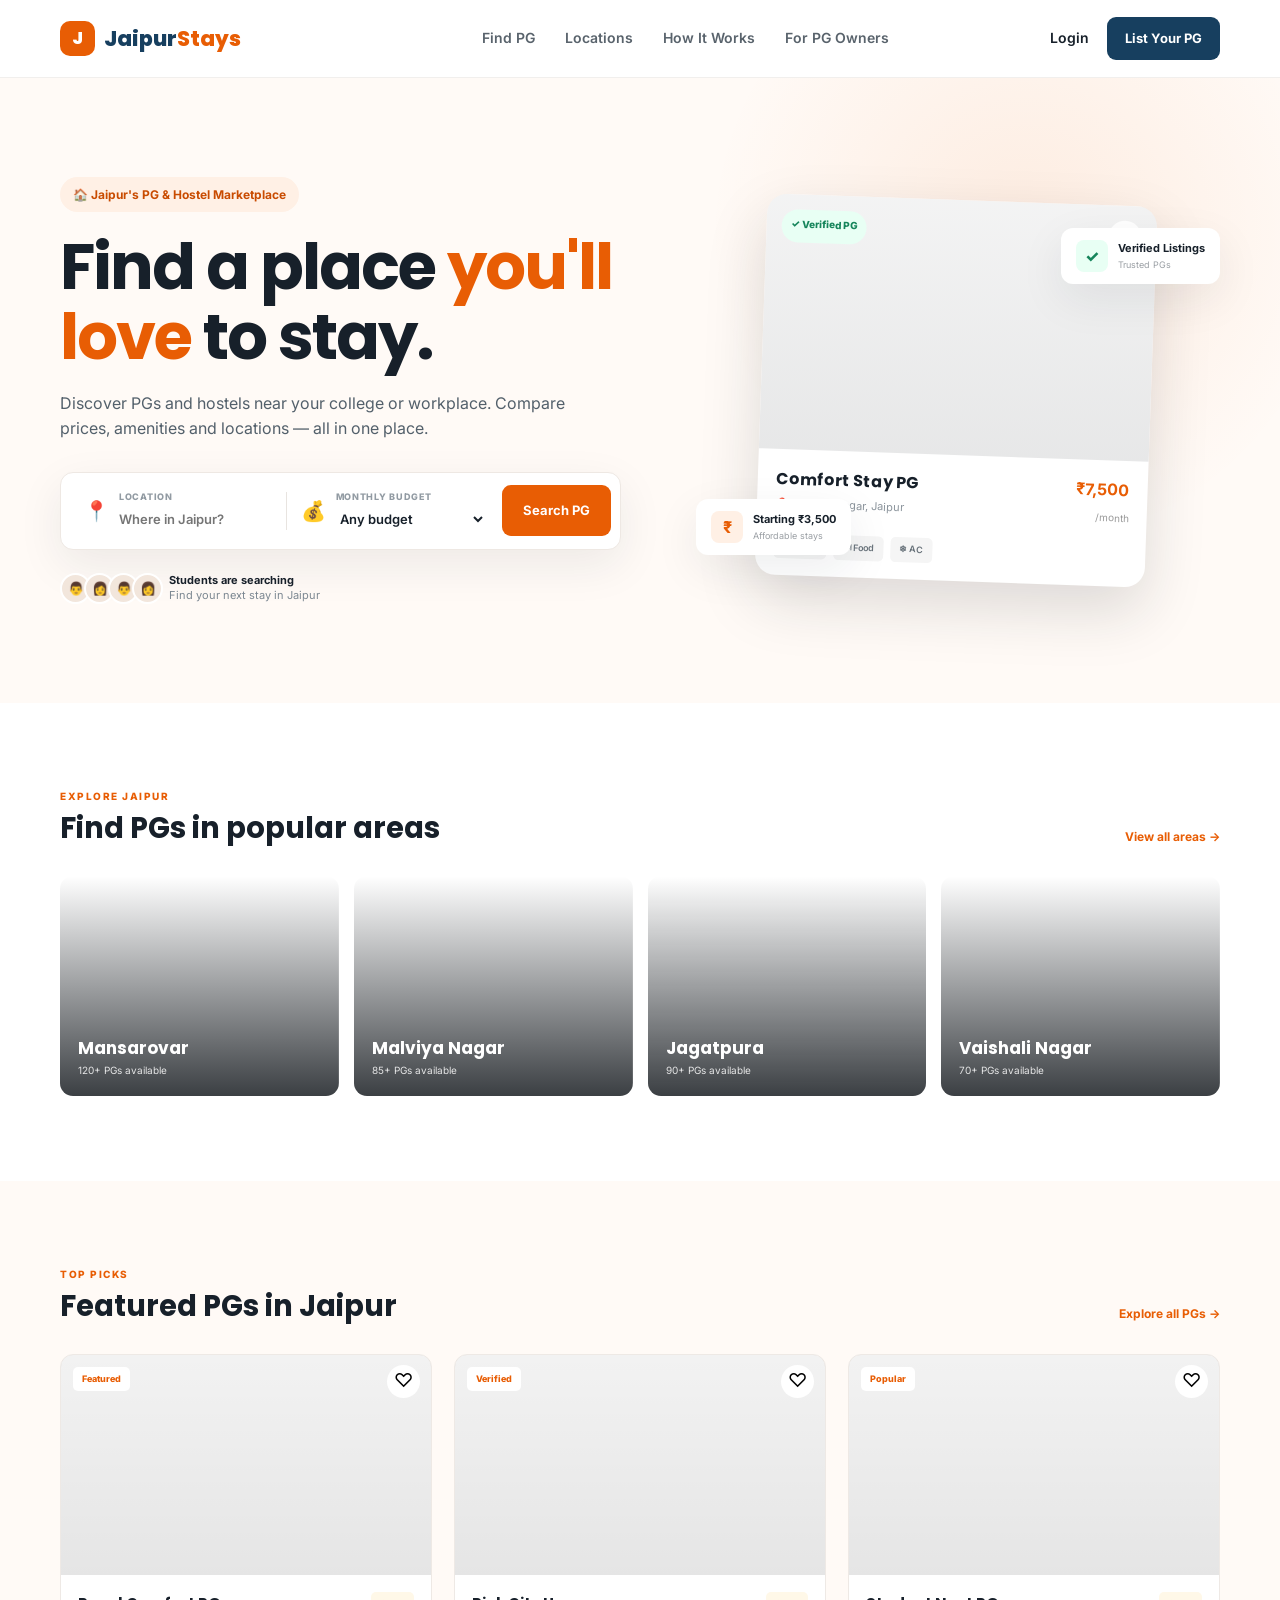
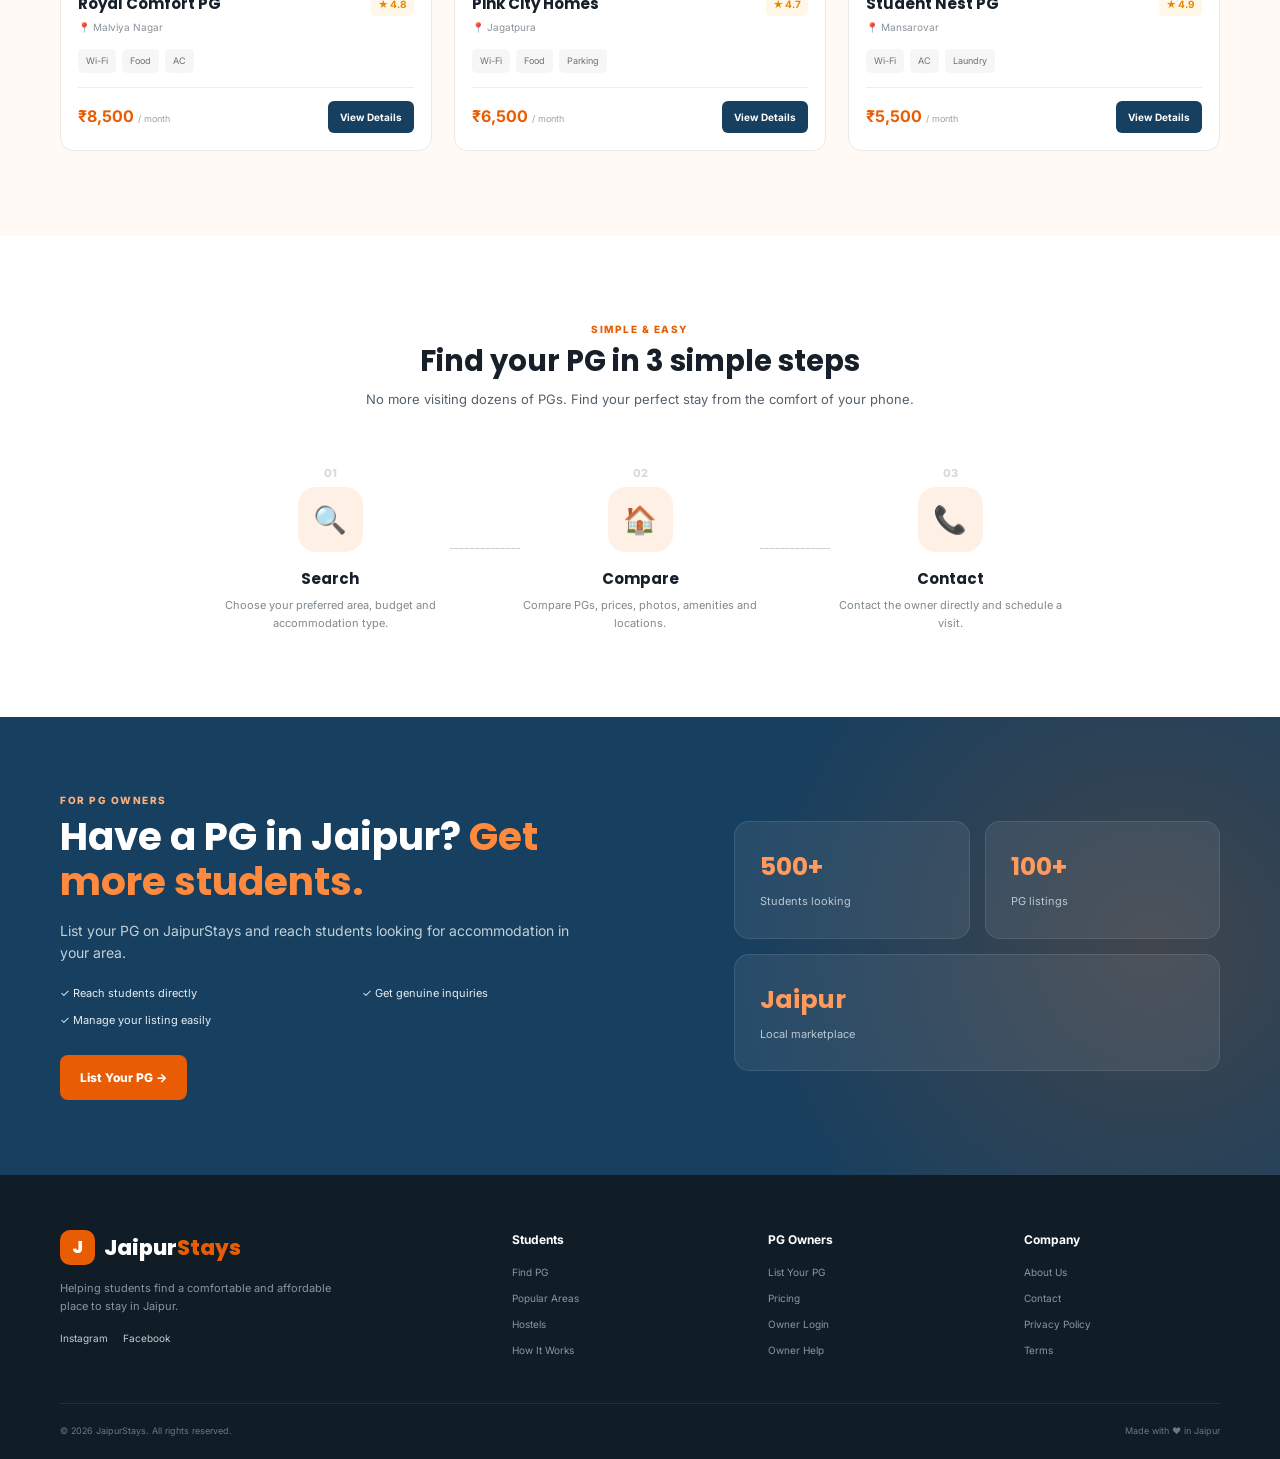
<file: index.html>
<!DOCTYPE html>
<html lang="en">
<head>
  <meta charset="UTF-8">
  <meta name="viewport" content="width=device-width, initial-scale=1.0">
  <title>JaipurStays - Find Your Perfect PG in Jaipur</title>
  <meta name="description" content="Find verified PGs and hostels in Jaipur near your college or workplace.">
  <link rel="stylesheet" href="index.css">
  <link rel="preconnect" href="https://fonts.googleapis.com">
  <link rel="preconnect" href="https://fonts.gstatic.com" crossorigin>
  <link href="https://fonts.googleapis.com/css2?family=Inter:wght@400;500;600;700;800&family=Poppins:wght@500;600;700;800&display=swap" rel="stylesheet">
</head>

<body>

<header class="header">
  <div class="container navbar">

    <a href="index.html" class="logo">
      <span class="logo-icon">J</span>
      <span>Jaipur<span class="logo-highlight">Stays</span></span>
    </a>

    <nav class="nav-links">
      <a href="#properties">Find PG</a>
      <a href="#locations">Locations</a>
      <a href="#how-it-works">How It Works</a>
      <a href="list.html">For PG Owners</a>
    </nav>

    <div class="nav-actions">
      <a href="login.html" class="login-btn">Login</a>
      <a href="list.html" class="owner-btn">List Your PG</a>
    </div>

    <button class="menu-btn">☰</button>

  </div>
</header>

<main>

<section class="hero">

  <div class="container hero-content">

    <div class="hero-text">

      <div class="hero-badge">
        🏠 Jaipur's PG & Hostel Marketplace
      </div>

      <h1>
        Find a place
        <span>you'll love</span>
        to stay.
      </h1>

      <p class="hero-description">
        Discover PGs and hostels near your college or workplace.
        Compare prices, amenities and locations — all in one place.
      </p>

      <div class="search-box">

        <div class="search-field">

          <span class="search-icon">📍</span>

          <div>
            <label>LOCATION</label>
            <input type="text" placeholder="Where in Jaipur?">
          </div>

        </div>

        <div class="search-divider"></div>

        <div class="search-field">

          <span class="search-icon">💰</span>

          <div>
            <label>MONTHLY BUDGET</label>

            <select>
              <option>Any budget</option>
              <option>Under ₹5,000</option>
              <option>₹5,000 - ₹8,000</option>
              <option>₹8,000 - ₹12,000</option>
              <option>Above ₹12,000</option>
            </select>

          </div>

        </div>

        <button class="search-btn">
          Search PG
        </button>

      </div>

      <div class="hero-trust">

        <div class="avatars">
          <span>👨</span>
          <span>👩</span>
          <span>👨</span>
          <span>👩</span>
        </div>

        <p>
          <strong>Students are searching</strong><br>
          Find your next stay in Jaipur
        </p>

      </div>

    </div>


    <div class="hero-visual">

      <div class="hero-card-main">

        <div class="hero-room-image">

          <div class="image-overlay">
            <span class="verified">✓ Verified PG</span>
            <span class="heart">♡</span>
          </div>

        </div>

        <div class="hero-property-info">

          <div>
            <h3>Comfort Stay PG</h3>
            <p>📍 Malviya Nagar, Jaipur</p>
          </div>

          <div class="hero-price">
            <strong>₹7,500</strong>
            <small>/month</small>
          </div>

        </div>

        <div class="property-features">
          <span>📶 Wi-Fi</span>
          <span>🍽 Food</span>
          <span>❄ AC</span>
        </div>

      </div>


      <div class="floating-card floating-card-top">

        <span class="floating-icon green">✓</span>

        <div>
          <strong>Verified Listings</strong>
          <small>Trusted PGs</small>
        </div>

      </div>


      <div class="floating-card floating-card-bottom">

        <span class="floating-icon orange">₹</span>

        <div>
          <strong>Starting ₹3,500</strong>
          <small>Affordable stays</small>
        </div>

      </div>

    </div>

  </div>

</section>


<section class="locations section" id="locations">

  <div class="container">

    <div class="section-heading">

      <div>
        <span class="section-label">EXPLORE JAIPUR</span>
        <h2>Find PGs in popular areas</h2>
      </div>

      <a href="#properties" class="view-link">
        View all areas →
      </a>

    </div>


    <div class="location-grid">

      <a href="#properties" class="location-card mansarovar">

        <div class="location-overlay">
          <h3>Mansarovar</h3>
          <p>120+ PGs available</p>
        </div>

      </a>


      <a href="#properties" class="location-card malviya">

        <div class="location-overlay">
          <h3>Malviya Nagar</h3>
          <p>85+ PGs available</p>
        </div>

      </a>


      <a href="#properties" class="location-card jagatpura">

        <div class="location-overlay">
          <h3>Jagatpura</h3>
          <p>90+ PGs available</p>
        </div>

      </a>


      <a href="#properties" class="location-card vaishali">

        <div class="location-overlay">
          <h3>Vaishali Nagar</h3>
          <p>70+ PGs available</p>
        </div>

      </a>

    </div>

  </div>

</section>


<section class="properties section" id="properties">

  <div class="container">

    <div class="section-heading">

      <div>
        <span class="section-label">TOP PICKS</span>
        <h2>Featured PGs in Jaipur</h2>
      </div>

      <a href="#properties" class="view-link">
        Explore all PGs →
      </a>

    </div>


    <div class="property-grid">


      <article class="property-card">

        <div class="property-image property-image-1">

          <span class="featured-tag">
            Featured
          </span>

          <button class="favorite">
            ♡
          </button>

        </div>


        <div class="property-content">

          <div class="property-title-row">

            <div>

              <h3>Royal Comfort PG</h3>

              <p>
                📍 Malviya Nagar
              </p>

            </div>

            <div class="rating">
              ★ 4.8
            </div>

          </div>


          <div class="amenities">
            <span>Wi-Fi</span>
            <span>Food</span>
            <span>AC</span>
          </div>


          <div class="property-bottom">

            <div>
              <strong>₹8,500</strong>
              <span>/ month</span>
            </div>

            <a href="pg.html" class="details-btn">
              View Details
            </a>

          </div>

        </div>

      </article>



      <article class="property-card">

        <div class="property-image property-image-2">

          <span class="featured-tag">
            Verified
          </span>

          <button class="favorite">
            ♡
          </button>

        </div>


        <div class="property-content">

          <div class="property-title-row">

            <div>

              <h3>Pink City Homes</h3>

              <p>
                📍 Jagatpura
              </p>

            </div>

            <div class="rating">
              ★ 4.7
            </div>

          </div>


          <div class="amenities">
            <span>Wi-Fi</span>
            <span>Food</span>
            <span>Parking</span>
          </div>


          <div class="property-bottom">

            <div>
              <strong>₹6,500</strong>
              <span>/ month</span>
            </div>

            <a href="pg.html" class="details-btn">
              View Details
            </a>

          </div>

        </div>

      </article>



      <article class="property-card">

        <div class="property-image property-image-3">

          <span class="featured-tag">
            Popular
          </span>

          <button class="favorite">
            ♡
          </button>

        </div>


        <div class="property-content">

          <div class="property-title-row">

            <div>

              <h3>Student Nest PG</h3>

              <p>
                📍 Mansarovar
              </p>

            </div>

            <div class="rating">
              ★ 4.9
            </div>

          </div>


          <div class="amenities">
            <span>Wi-Fi</span>
            <span>AC</span>
            <span>Laundry</span>
          </div>


          <div class="property-bottom">

            <div>
              <strong>₹5,500</strong>
              <span>/ month</span>
            </div>

            <a href="pg.html" class="details-btn">
              View Details
            </a>

          </div>

        </div>

      </article>


    </div>

  </div>

</section>


<section class="how-it-works section" id="how-it-works">

  <div class="container">

    <div class="center-heading">

      <span class="section-label">
        SIMPLE & EASY
      </span>

      <h2>
        Find your PG in 3 simple steps
      </h2>

      <p>
        No more visiting dozens of PGs. Find your perfect stay
        from the comfort of your phone.
      </p>

    </div>


    <div class="steps">


      <div class="step">

        <div class="step-number">
          01
        </div>

        <div class="step-icon">
          🔍
        </div>

        <h3>
          Search
        </h3>

        <p>
          Choose your preferred area, budget and accommodation type.
        </p>

      </div>


      <div class="step-line"></div>


      <div class="step">

        <div class="step-number">
          02
        </div>

        <div class="step-icon">
          🏠
        </div>

        <h3>
          Compare
        </h3>

        <p>
          Compare PGs, prices, photos, amenities and locations.
        </p>

      </div>


      <div class="step-line"></div>


      <div class="step">

        <div class="step-number">
          03
        </div>

        <div class="step-icon">
          📞
        </div>

        <h3>
          Contact
        </h3>

        <p>
          Contact the owner directly and schedule a visit.
        </p>

      </div>


    </div>

  </div>

</section>


<section class="owner-section" id="owners">

  <div class="container owner-container">

    <div class="owner-content">

      <span class="owner-label">
        FOR PG OWNERS
      </span>

      <h2>
        Have a PG in Jaipur?
        <span>Get more students.</span>
      </h2>

      <p>
        List your PG on JaipurStays and reach students looking
        for accommodation in your area.
      </p>


      <div class="owner-benefits">

        <div>
          ✓ Reach students directly
        </div>

        <div>
          ✓ Get genuine inquiries
        </div>

        <div>
          ✓ Manage your listing easily
        </div>

      </div>


      <a href="list.html" class="owner-cta">
        List Your PG →
      </a>

    </div>


    <div class="owner-visual">

      <div class="owner-stat">

        <strong>500+</strong>
        <span>Students looking</span>

      </div>


      <div class="owner-stat">

        <strong>100+</strong>
        <span>PG listings</span>

      </div>


      <div class="owner-stat">

        <strong>Jaipur</strong>
        <span>Local marketplace</span>

      </div>

    </div>

  </div>

</section>


<footer class="footer">

  <div class="container footer-grid">


    <div class="footer-brand">

      <a href="index.html" class="logo footer-logo">

        <span class="logo-icon">
          J
        </span>

        <span>
          Jaipur<span class="logo-highlight">Stays</span>
        </span>

      </a>


      <p>
        Helping students find a comfortable and affordable
        place to stay in Jaipur.
      </p>


      <div class="socials">

        <a href="#">
          Instagram
        </a>

        <a href="#">
          Facebook
        </a>

      </div>

    </div>


    <div class="footer-column">

      <h4>
        Students
      </h4>

      <a href="#properties">
        Find PG
      </a>

      <a href="#locations">
        Popular Areas
      </a>

      <a href="#">
        Hostels
      </a>

      <a href="#how-it-works">
        How It Works
      </a>

    </div>


    <div class="footer-column">

      <h4>
        PG Owners
      </h4>

      <a href="list.html">
        List Your PG
      </a>

      <a href="#">
        Pricing
      </a>

      <a href="#">
        Owner Login
      </a>

      <a href="#">
        Owner Help
      </a>

    </div>


    <div class="footer-column">

      <h4>
        Company
      </h4>

      <a href="#">
        About Us
      </a>

      <a href="#">
        Contact
      </a>

      <a href="#">
        Privacy Policy
      </a>

      <a href="#">
        Terms
      </a>

    </div>


  </div>


  <div class="container footer-bottom">

    <p>
      © 2026 JaipurStays. All rights reserved.
    </p>

    <p>
      Made with ❤️ in Jaipur
    </p>

  </div>

</footer>

</main>

</body>
</html>
</file>
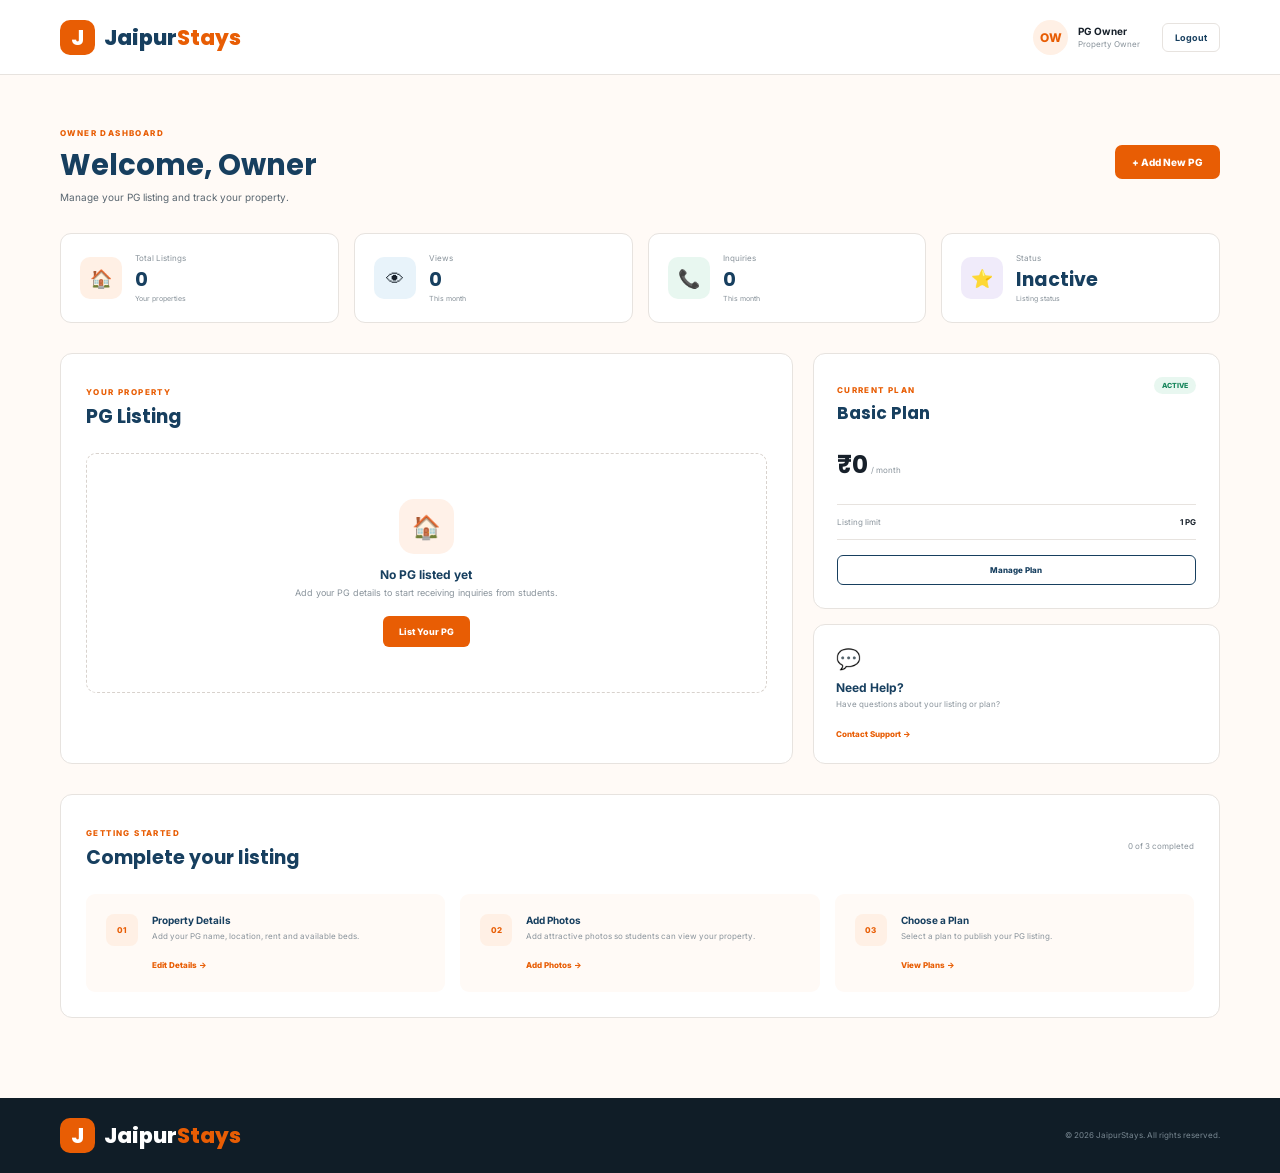
<file: dashboard.html>
<!DOCTYPE html>
<html lang="en">
<head>
  <meta charset="UTF-8">
  <meta name="viewport" content="width=device-width, initial-scale=1.0">
  <title>Owner Dashboard - JaipurStays</title>
  <link rel="stylesheet" href="dashboard.css">
  <link rel="preconnect" href="https://fonts.googleapis.com">
  <link rel="preconnect" href="https://fonts.gstatic.com" crossorigin>
  <link href="https://fonts.googleapis.com/css2?family=Inter:wght@400;500;600;700;800&family=Poppins:wght@500;600;700;800&display=swap" rel="stylesheet">
</head>

<body>

<header class="header">
  <div class="container navbar">

    <a href="index.html" class="logo">
      <span class="logo-icon">J</span>
      <span>Jaipur<span class="logo-highlight">Stays</span></span>
    </a>

    <div class="owner-area">
      <div class="owner-avatar" id="ownerAvatar">OW</div>

      <div class="owner-info">
        <strong id="ownerName">PG Owner</strong>
        <span>Property Owner</span>
      </div>

      <button class="logout-btn" id="logoutBtn">
        Logout
      </button>
    </div>

  </div>
</header>

<main class="dashboard">

  <div class="container">

    <div class="welcome">

      <div>
        <span class="eyebrow">OWNER DASHBOARD</span>
        <h1>Welcome, <span id="welcomeName">Owner</span></h1>
        <p>Manage your PG listing and track your property.</p>
      </div>

      <a href="list.html" class="add-btn">
        + Add New PG
      </a>

    </div>

    <div class="stats">

      <div class="stat-card">
        <div class="stat-icon orange">🏠</div>
        <div>
          <span>Total Listings</span>
          <strong id="totalListings">0</strong>
          <small>Your properties</small>
        </div>
      </div>

      <div class="stat-card">
        <div class="stat-icon blue">👁</div>
        <div>
          <span>Views</span>
          <strong>0</strong>
          <small>This month</small>
        </div>
      </div>

      <div class="stat-card">
        <div class="stat-icon green">📞</div>
        <div>
          <span>Inquiries</span>
          <strong>0</strong>
          <small>This month</small>
        </div>
      </div>

      <div class="stat-card">
        <div class="stat-icon purple">⭐</div>
        <div>
          <span>Status</span>
          <strong id="listingStatus">Inactive</strong>
          <small>Listing status</small>
        </div>
      </div>

    </div>

    <div class="dashboard-grid">

      <section class="listing-section">

        <div class="section-header">
          <div>
            <span class="eyebrow">YOUR PROPERTY</span>
            <h2>PG Listing</h2>
          </div>
        </div>

        <div id="listingContainer">

          <div class="empty-listing" id="emptyListing">

            <div class="empty-icon">
              🏠
            </div>

            <h3>No PG listed yet</h3>

            <p>
              Add your PG details to start receiving inquiries from students.
            </p>

            <a href="list.html" class="primary-btn">
              List Your PG
            </a>

          </div>

          <div id="pgListing" style="display:none;">

            <div class="pg-card">

              <div class="pg-card-top">

                <div class="pg-image">
                  🏠
                </div>

                <div class="pg-info">

                  <span class="pg-status" id="pgStatus">
                    Active
                  </span>

                  <h3 id="pgName">
                    PG Name
                  </h3>

                  <p id="pgLocation">
                    📍 Jaipur
                  </p>

                  <p id="pgType">
                    PG
                  </p>

                </div>

              </div>

              <div class="pg-details">

                <div>
                  <span>Monthly Rent</span>
                  <strong id="pgRent">₹0</strong>
                </div>

                <div>
                  <span>Available Beds</span>
                  <strong id="pgBeds">0</strong>
                </div>

                <div>
                  <span>For</span>
                  <strong id="pgGender">-</strong>
                </div>

              </div>

              <div class="pg-amenities" id="pgAmenities"></div>

              <div class="listing-actions">

                <a href="list.html?edit=true" class="edit-btn">
                  Edit Listing
                </a>

                <button class="delete-btn" id="deleteBtn">
                  Delete Listing
                </button>

              </div>

            </div>

          </div>

        </div>

      </section>

      <div class="side-section">

        <div class="subscription-card">

          <div class="card-top">

            <div>
              <span class="eyebrow">CURRENT PLAN</span>
              <h3>Basic Plan</h3>
            </div>

            <span class="active-badge">
              ACTIVE
            </span>

          </div>

          <div class="subscription-price">
            <strong>₹0</strong>
            <span>/ month</span>
          </div>

          <div class="subscription-line">
            <span>Listing limit</span>
            <strong>1 PG</strong>
          </div>

          <button class="manage-btn">
            Manage Plan
          </button>

        </div>

        <div class="help-card">

          <div class="help-icon">
            💬
          </div>

          <h3>Need Help?</h3>

          <p>
            Have questions about your listing or plan?
          </p>

          <a href="#">
            Contact Support →
          </a>

        </div>

      </div>

    </div>

    <section class="getting-started">

      <div class="section-header">

        <div>
          <span class="eyebrow">GETTING STARTED</span>
          <h2>Complete your listing</h2>
        </div>

        <span class="progress" id="progressText">
          0 of 3 completed
        </span>

      </div>

      <div class="setup-grid">

        <div class="setup-card">

          <div class="setup-number">
            01
          </div>

          <div>
            <h3>Property Details</h3>
            <p>
              Add your PG name, location, rent and available beds.
            </p>

            <a href="list.html?edit=true">
              Edit Details →
            </a>
          </div>

        </div>

        <div class="setup-card">

          <div class="setup-number">
            02
          </div>

          <div>
            <h3>Add Photos</h3>
            <p>
              Add attractive photos so students can view your property.
            </p>

            <a href="list.html?edit=true">
              Add Photos →
            </a>
          </div>

        </div>

        <div class="setup-card">

          <div class="setup-number">
            03
          </div>

          <div>
            <h3>Choose a Plan</h3>
            <p>
              Select a plan to publish your PG listing.
            </p>

            <a href="pricing.html">
              View Plans →
            </a>
          </div>

        </div>

      </div>

    </section>

  </div>

</main>

<footer class="footer">

  <div class="container footer-inner">

    <div>
      <a href="index.html" class="logo footer-logo">
        <span class="logo-icon">J</span>
        <span>Jaipur<span class="logo-highlight">Stays</span></span>
      </a>
    </div>

    <p>
      © 2026 JaipurStays. All rights reserved.
    </p>

  </div>

</footer>

<script>

const savedPG = localStorage.getItem("jaipurStaysPG");

const emptyListing = document.getElementById("emptyListing");
const pgListing = document.getElementById("pgListing");

const totalListings = document.getElementById("totalListings");
const listingStatus = document.getElementById("listingStatus");

const ownerName = document.getElementById("ownerName");
const welcomeName = document.getElementById("welcomeName");
const ownerAvatar = document.getElementById("ownerAvatar");

const pgName = document.getElementById("pgName");
const pgLocation = document.getElementById("pgLocation");
const pgType = document.getElementById("pgType");
const pgRent = document.getElementById("pgRent");
const pgBeds = document.getElementById("pgBeds");
const pgGender = document.getElementById("pgGender");
const pgAmenities = document.getElementById("pgAmenities");

const progressText = document.getElementById("progressText");

if (savedPG) {

  const pgData = JSON.parse(savedPG);

  emptyListing.style.display = "none";
  pgListing.style.display = "block";

  totalListings.textContent = "1";
  listingStatus.textContent = "Active";

  ownerName.textContent = pgData.ownerName || "PG Owner";
  welcomeName.textContent = pgData.ownerName || "Owner";

  if (pgData.ownerName) {
    ownerAvatar.textContent = pgData.ownerName
      .split(" ")
      .map(name => name.charAt(0))
      .join("")
      .substring(0, 2)
      .toUpperCase();
  }

  pgName.textContent = pgData.pgName || "PG Name";
  pgLocation.textContent = "📍 " + (pgData.area || "Jaipur");

  pgType.textContent =
    (pgData.propertyType || "PG") +
    " • " +
    (pgData.gender || "Both");

  pgRent.textContent = "₹" + (pgData.rent || "0");
  pgBeds.textContent = pgData.beds || "0";
  pgGender.textContent = pgData.gender || "-";

  pgAmenities.innerHTML = "";

  if (pgData.amenities && pgData.amenities.length > 0) {

    pgData.amenities.forEach(function(amenity) {

      const span = document.createElement("span");

      span.textContent = amenity;

      pgAmenities.appendChild(span);

    });

  }

  let completed = 1;

  if (pgData.description) {
    completed++;
  }

  if (pgData.amenities && pgData.amenities.length > 0) {
    completed++;
  }

  progressText.textContent =
    completed + " of 3 completed";

} else {

  totalListings.textContent = "0";
  listingStatus.textContent = "Inactive";

  progressText.textContent =
    "0 of 3 completed";

}

document.getElementById("deleteBtn").addEventListener("click", function() {

  const confirmed = confirm(
    "Are you sure you want to delete your PG listing?"
  );

  if (!confirmed) {
    return;
  }

  localStorage.removeItem("jaipurStaysPG");

  window.location.reload();

});

document.getElementById("logoutBtn").addEventListener("click", function() {

  window.location.href = "index.html";

});

</script>



</body>
</html>
</file>
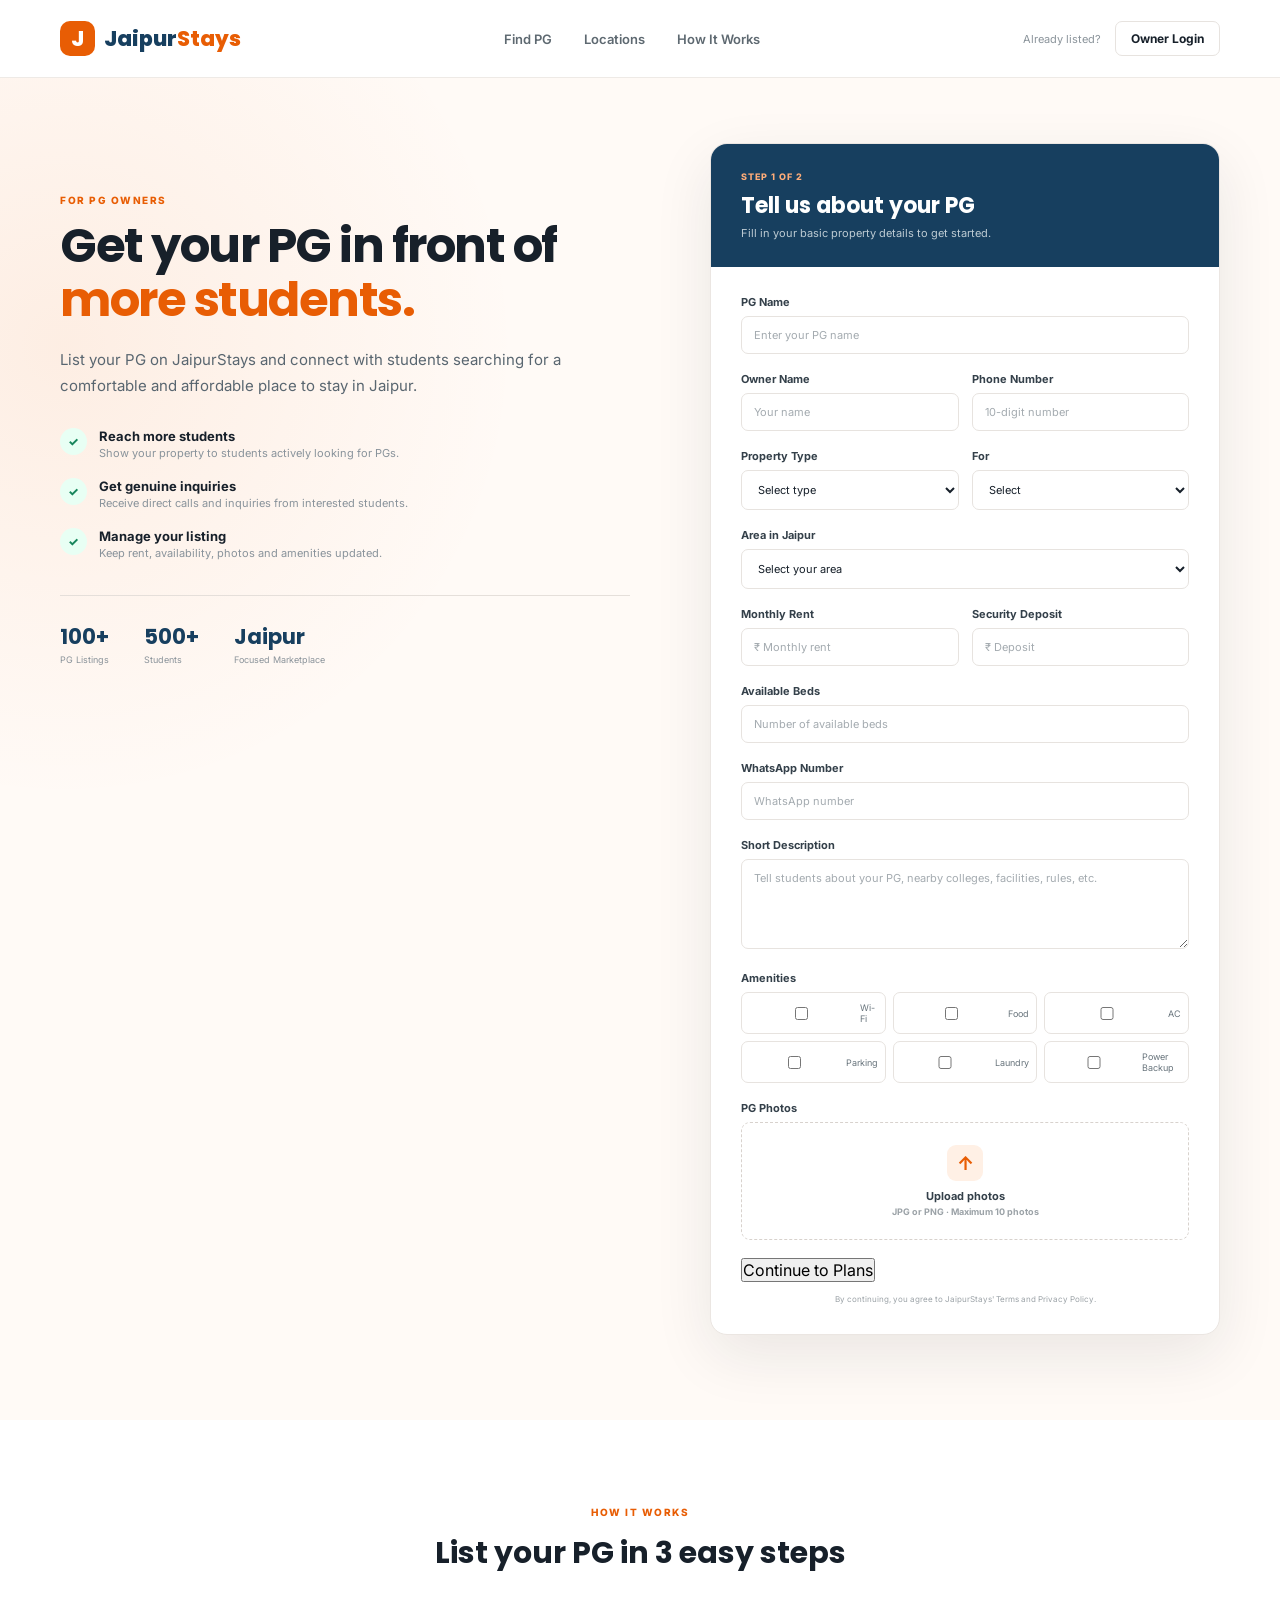
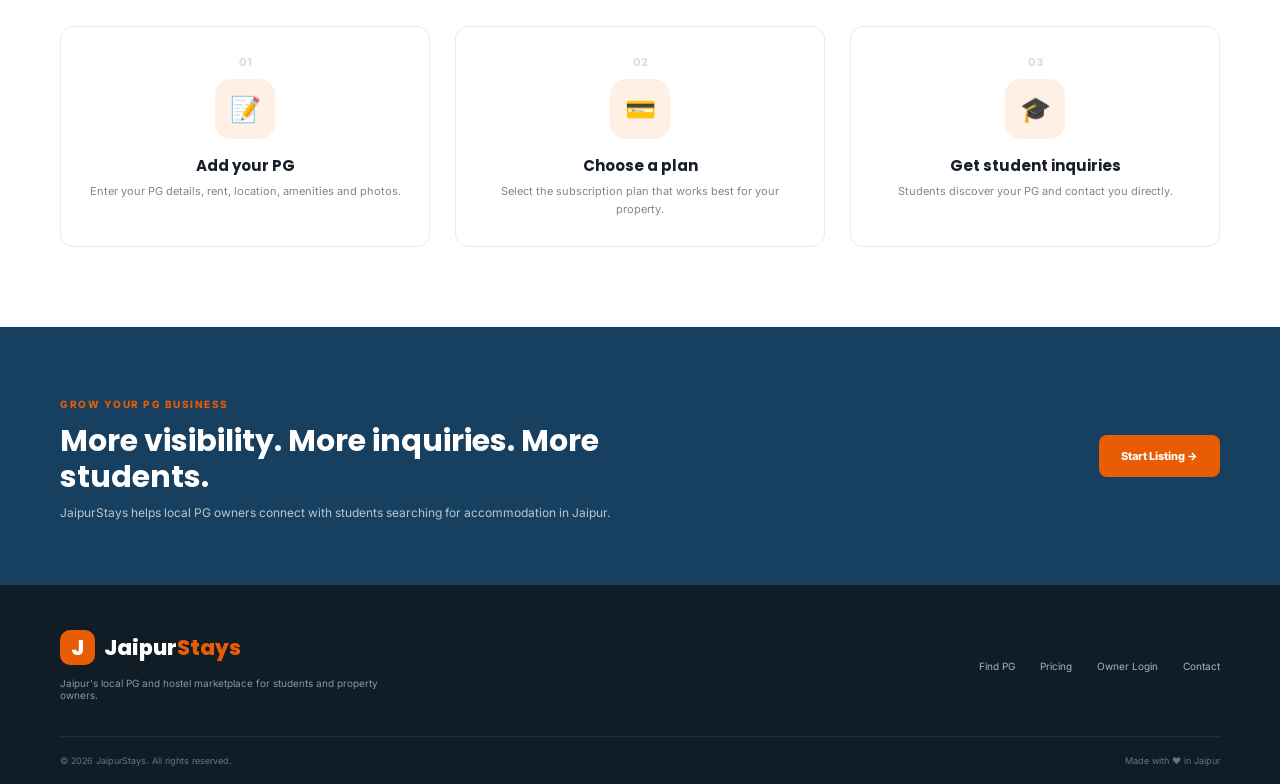
<file: list.html>
<!DOCTYPE html>
<html lang="en">
<head>
  <meta charset="UTF-8">
  <meta name="viewport" content="width=device-width, initial-scale=1.0">
  <title>List Your PG - JaipurStays</title>
  <link rel="stylesheet" href="list.css">
  <link rel="preconnect" href="https://fonts.googleapis.com">
  <link rel="preconnect" href="https://fonts.gstatic.com" crossorigin>
  <link href="https://fonts.googleapis.com/css2?family=Inter:wght@400;500;600;700;800&family=Poppins:wght@500;600;700;800&display=swap" rel="stylesheet">
</head>

<body>

<header class="header">
  <div class="container navbar">

    <a href="index.html" class="logo">
      <span class="logo-icon">J</span>
      <span>Jaipur<span class="logo-highlight">Stays</span></span>
    </a>

    <nav class="nav-links">
      <a href="index.html">Find PG</a>
      <a href="index.html#locations">Locations</a>
      <a href="index.html#how-it-works">How It Works</a>
    </nav>

    <div class="nav-actions">
      <span class="already-owner">Already listed?</span>
      <a href="#" class="login-btn">Owner Login</a>
    </div>

  </div>
</header>

<main>

<section class="hero">
  <div class="container hero-content">

    <div class="hero-text">
      <span class="eyebrow">FOR PG OWNERS</span>

      <h1>
        Get your PG in front of
        <span>more students.</span>
      </h1>

      <p>
        List your PG on JaipurStays and connect with students
        searching for a comfortable and affordable place to stay in Jaipur.
      </p>

      <div class="benefits">
        <div class="benefit">
          <span>✓</span>
          <div>
            <strong>Reach more students</strong>
            <p>Show your property to students actively looking for PGs.</p>
          </div>
        </div>

        <div class="benefit">
          <span>✓</span>
          <div>
            <strong>Get genuine inquiries</strong>
            <p>Receive direct calls and inquiries from interested students.</p>
          </div>
        </div>

        <div class="benefit">
          <span>✓</span>
          <div>
            <strong>Manage your listing</strong>
            <p>Keep rent, availability, photos and amenities updated.</p>
          </div>
        </div>
      </div>

      <div class="stats">
        <div>
          <strong>100+</strong>
          <span>PG Listings</span>
        </div>

        <div>
          <strong>500+</strong>
          <span>Students</span>
        </div>

        <div>
          <strong>Jaipur</strong>
          <span>Focused Marketplace</span>
        </div>
      </div>
    </div>

    <div class="form-wrapper">

      <div class="form-header">
        <span class="form-step">STEP 1 OF 2</span>
        <h2>Tell us about your PG</h2>
        <p>Fill in your basic property details to get started.</p>
      </div>

      <form class="listing-form">

        <div class="form-group">
          <label>PG Name</label>
          <input type="text" placeholder="Enter your PG name" required>
        </div>

        <div class="form-row">

          <div class="form-group">
            <label>Owner Name</label>
            <input type="text" placeholder="Your name" required>
          </div>

          <div class="form-group">
            <label>Phone Number</label>
            <input type="tel" placeholder="10-digit number" required>
          </div>

        </div>

        <div class="form-row">

          <div class="form-group">
            <label>Property Type</label>
            <select required>
              <option value="">Select type</option>
              <option>PG</option>
              <option>Hostel</option>
              <option>Co-Living</option>
              <option>Student Accommodation</option>
            </select>
          </div>

          <div class="form-group">
            <label>For</label>
            <select required>
              <option value="">Select</option>
              <option>Boys</option>
              <option>Girls</option>
              <option>Both</option>
            </select>
          </div>

        </div>

        <div class="form-group">
          <label>Area in Jaipur</label>
          <select required>
            <option value="">Select your area</option>
            <option>Malviya Nagar</option>
            <option>Mansarovar</option>
            <option>Jagatpura</option>
            <option>Vaishali Nagar</option>
            <option>Raja Park</option>
            <option>Pratap Nagar</option>
            <option>Gopalpura</option>
            <option>Vidhyadhar Nagar</option>
            <option>Other</option>
          </select>
        </div>

        <div class="form-row">

          <div class="form-group">
            <label>Monthly Rent</label>
            <input type="number" placeholder="₹ Monthly rent" required>
          </div>

          <div class="form-group">
            <label>Security Deposit</label>
            <input type="number" placeholder="₹ Deposit">
          </div>

        </div>

        <div class="form-group">
          <label>Available Beds</label>
          <input type="number" placeholder="Number of available beds" required>
        </div>

        <div class="form-group">
          <label>WhatsApp Number</label>
          <input type="tel" placeholder="WhatsApp number">
        </div>

        <div class="form-group">
          <label>Short Description</label>
          <textarea rows="4" placeholder="Tell students about your PG, nearby colleges, facilities, rules, etc."></textarea>
        </div>

        <div class="form-group">
          <label>Amenities</label>

          <div class="amenities-grid">
            <label class="amenity">
              <input type="checkbox">
              <span>Wi-Fi</span>
            </label>

            <label class="amenity">
              <input type="checkbox">
              <span>Food</span>
            </label>

            <label class="amenity">
              <input type="checkbox">
              <span>AC</span>
            </label>

            <label class="amenity">
              <input type="checkbox">
              <span>Parking</span>
            </label>

            <label class="amenity">
              <input type="checkbox">
              <span>Laundry</span>
            </label>

            <label class="amenity">
              <input type="checkbox">
              <span>Power Backup</span>
            </label>
          </div>
        </div>

        <div class="form-group">
          <label>PG Photos</label>

          <label class="upload-box">
            <span class="upload-icon">↑</span>
            <strong>Upload photos</strong>
            <small>JPG or PNG · Maximum 10 photos</small>
            <input type="file" accept="image/*" multiple>
          </label>
        </div>

        <button type="submit">
  Continue to Plans
</button>


     


        <p class="form-note">
          By continuing, you agree to JaipurStays' Terms and Privacy Policy.
        </p>

      </form>

    </div>

  </div>
</section>

<section class="how-section">

  <div class="container">

    <div class="section-heading">
      <span class="eyebrow">HOW IT WORKS</span>
      <h2>List your PG in 3 easy steps</h2>
    </div>

    <div class="steps">

      <div class="step">
        <div class="step-number">01</div>
        <div class="step-icon">📝</div>
        <h3>Add your PG</h3>
        <p>Enter your PG details, rent, location, amenities and photos.</p>
      </div>

      <div class="step">
        <div class="step-number">02</div>
        <div class="step-icon">💳</div>
        <h3>Choose a plan</h3>
        <p>Select the subscription plan that works best for your property.</p>
      </div>

      <div class="step">
        <div class="step-number">03</div>
        <div class="step-icon">🎓</div>
        <h3>Get student inquiries</h3>
        <p>Students discover your PG and contact you directly.</p>
      </div>

    </div>

  </div>

</section>

<section class="owner-cta">

  <div class="container cta-container">

    <div>
      <span class="eyebrow">GROW YOUR PG BUSINESS</span>
      <h2>More visibility. More inquiries. More students.</h2>
      <p>
        JaipurStays helps local PG owners connect with students
        searching for accommodation in Jaipur.
      </p>
    </div>

    <a href="#" class="cta-button">Start Listing →</a>

  </div>

</section>

</main>

<footer class="footer">

  <div class="container footer-content">

    <div>
      <a href="index.html" class="logo footer-logo">
        <span class="logo-icon">J</span>
        <span>Jaipur<span class="logo-highlight">Stays</span></span>
      </a>

      <p>
        Jaipur's local PG and hostel marketplace for students and property owners.
      </p>
    </div>

    <div class="footer-links">
      <a href="index.html">Find PG</a>
      <a href="#">Pricing</a>
      <a href="#">Owner Login</a>
      <a href="#">Contact</a>
    </div>

  </div>

  <div class="container footer-bottom">
    <span>© 2026 JaipurStays. All rights reserved.</span>
    <span>Made with ❤️ in Jaipur</span>
  </div>

</footer>

<script>
const listingForm = document.querySelector(".listing-form");

const urlParams = new URLSearchParams(window.location.search);
const editMode = urlParams.get("edit");

if (editMode === "true") {
  const savedPG = localStorage.getItem("jaipurStaysPG");

  if (savedPG) {
    const pgData = JSON.parse(savedPG);

    document.querySelector('input[placeholder="Enter your PG name"]').value = pgData.pgName || "";
    document.querySelector('input[placeholder="Your name"]').value = pgData.ownerName || "";
    document.querySelector('input[placeholder="10-digit number"]').value = pgData.phone || "";

    document.querySelectorAll("select")[0].value = pgData.propertyType || "";
    document.querySelectorAll("select")[1].value = pgData.gender || "";
    document.querySelectorAll("select")[2].value = pgData.area || "";

    document.querySelector('input[placeholder="₹ Monthly rent"]').value = pgData.rent || "";
    document.querySelector('input[placeholder="₹ Deposit"]').value = pgData.deposit || "";
    document.querySelector('input[placeholder="Number of available beds"]').value = pgData.beds || "";
    document.querySelector('input[placeholder="WhatsApp number"]').value = pgData.whatsapp || "";
    document.querySelector("textarea").value = pgData.description || "";

    document.querySelectorAll(".amenity input").forEach(function(input) {
      const name = input.parentElement.querySelector("span").textContent;
      input.checked = pgData.amenities && pgData.amenities.includes(name);
    });
  }
}

listingForm.addEventListener("submit", function(event) {
  event.preventDefault();

  const amenities = [];

  document.querySelectorAll(".amenity input:checked").forEach(function(item) {
    amenities.push(item.parentElement.querySelector("span").textContent);
  });

  const pgData = {
    pgName: document.querySelector('input[placeholder="Enter your PG name"]').value,
    ownerName: document.querySelector('input[placeholder="Your name"]').value,
    phone: document.querySelector('input[placeholder="10-digit number"]').value,
    propertyType: document.querySelectorAll("select")[0].value,
    gender: document.querySelectorAll("select")[1].value,
    area: document.querySelectorAll("select")[2].value,
    rent: document.querySelector('input[placeholder="₹ Monthly rent"]').value,
    deposit: document.querySelector('input[placeholder="₹ Deposit"]').value,
    beds: document.querySelector('input[placeholder="Number of available beds"]').value,
    whatsapp: document.querySelector('input[placeholder="WhatsApp number"]').value,
    description: document.querySelector("textarea").value,
    amenities: amenities
  };

  localStorage.setItem("jaipurStaysPG", JSON.stringify(pgData));

  if (editMode === "true") {
    window.location.href = "dashboard.html";
  } else {
    window.location.href = "pricing.html";
  }
});
</script>



</body>
</html>
</file>
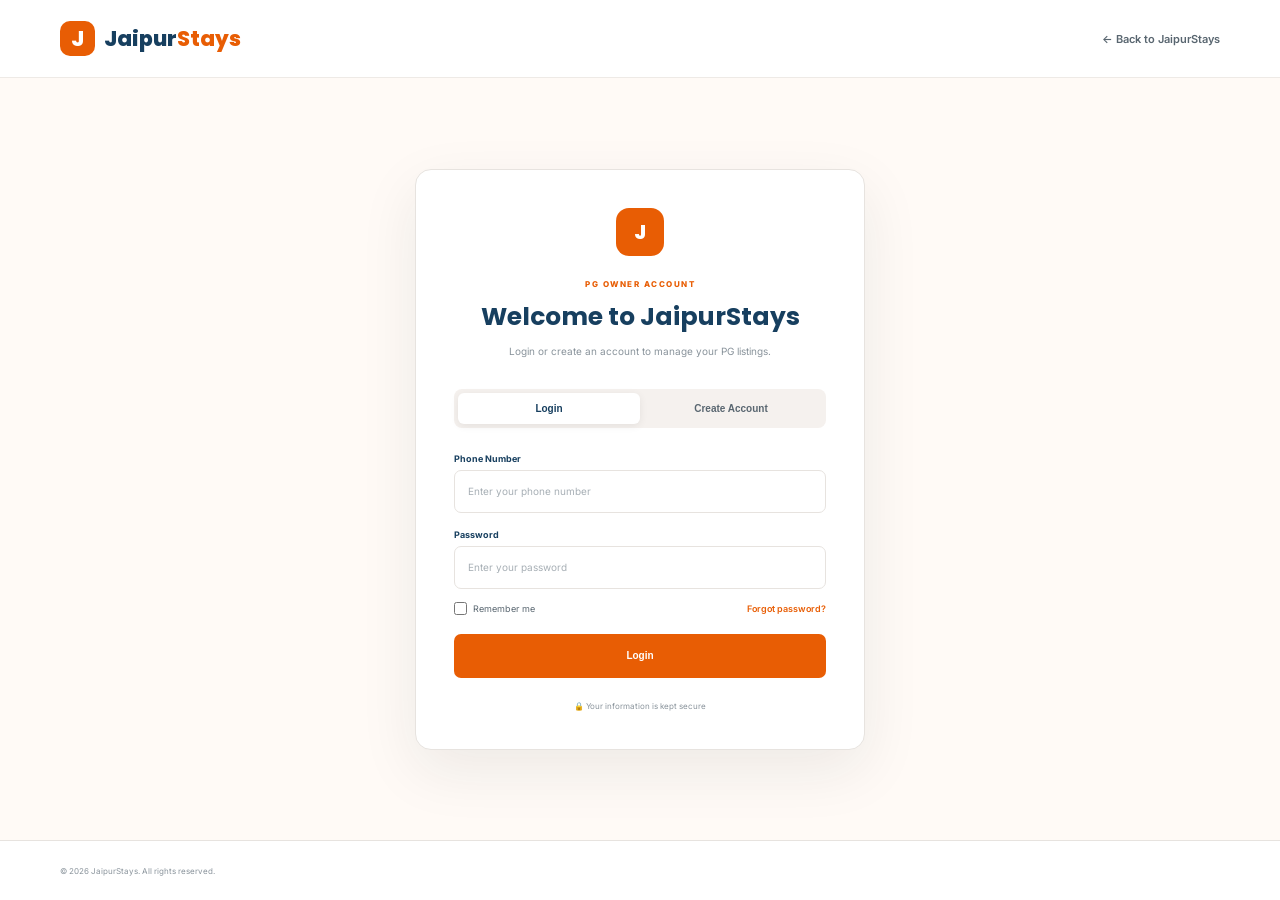
<file: login.html>
<!DOCTYPE html>
<html lang="en">
<head>
  <meta charset="UTF-8">
  <meta name="viewport" content="width=device-width, initial-scale=1.0">
  <title>Owner Login - JaipurStays</title>
  <link rel="stylesheet" href="login.css">
  <link rel="preconnect" href="https://fonts.googleapis.com">
  <link rel="preconnect" href="https://fonts.gstatic.com" crossorigin>
  <link href="https://fonts.googleapis.com/css2?family=Inter:wght@400;500;600;700;800&family=Poppins:wght@500;600;700;800&display=swap" rel="stylesheet">
</head>

<body>

<header class="header">
  <div class="container navbar">

    <a href="index.html" class="logo">
      <span class="logo-icon">J</span>
      <span>Jaipur<span class="logo-highlight">Stays</span></span>
    </a>

    <a href="index.html" class="back-link">
      ← Back to JaipurStays
    </a>

  </div>
</header>


<main class="auth-page">

  <div class="auth-card">

    <div class="auth-header">

      <div class="auth-icon">
        J
      </div>

      <span class="eyebrow">
        PG OWNER ACCOUNT
      </span>

      <h1>Welcome to JaipurStays</h1>

      <p>
        Login or create an account to manage your PG listings.
      </p>

    </div>


    <div class="auth-tabs">

      <button class="tab active" id="loginTab">
        Login
      </button>

      <button class="tab" id="signupTab">
        Create Account
      </button>

    </div>


    <form class="auth-form" id="loginForm">

      <div class="field">

        <label for="loginPhone">
          Phone Number
        </label>

        <input
          type="tel"
          id="loginPhone"
          placeholder="Enter your phone number"
          required
        >

      </div>


      <div class="field">

        <label for="loginPassword">
          Password
        </label>

        <input
          type="password"
          id="loginPassword"
          placeholder="Enter your password"
          required
        >

      </div>


      <div class="form-row">

        <label class="remember">
          <input type="checkbox">
          <span>Remember me</span>
        </label>

        <a href="#" class="forgot">
          Forgot password?
        </a>

      </div>


      <button type="submit" class="submit-btn">
        Login
      </button>

    </form>


    <form class="auth-form hidden" id="signupForm">

      <div class="field">

        <label for="ownerName">
          Owner Name
        </label>

        <input
          type="text"
          id="ownerName"
          placeholder="Enter your full name"
          required
        >

      </div>


      <div class="field">

        <label for="ownerPhone">
          Phone Number
        </label>

        <input
          type="tel"
          id="ownerPhone"
          placeholder="Enter your phone number"
          required
        >

      </div>


      <div class="field">

        <label for="ownerEmail">
          Email Address
        </label>

        <input
          type="email"
          id="ownerEmail"
          placeholder="Enter your email"
          required
        >

      </div>


      <div class="field">

        <label for="signupPassword">
          Create Password
        </label>

        <input
          type="password"
          id="signupPassword"
          placeholder="Create a password"
          required
        >

      </div>


      <div class="field">

        <label for="confirmPassword">
          Confirm Password
        </label>

        <input
          type="password"
          id="confirmPassword"
          placeholder="Confirm your password"
          required
        >

      </div>


      <label class="terms">

        <input type="checkbox" required>

        <span>
          I agree to the JaipurStays
          <a href="#">Terms</a>
          and
          <a href="#">Privacy Policy</a>.
        </span>

      </label>


      <button type="submit" class="submit-btn">
        Create Account
      </button>

    </form>


    <div class="secure-note">
      🔒 Your information is kept secure
    </div>

  </div>

</main>


<footer class="footer">

  <div class="container">

    <p>
      © 2026 JaipurStays. All rights reserved.
    </p>

  </div>

</footer>


<script>

const loginTab = document.getElementById("loginTab");
const signupTab = document.getElementById("signupTab");

const loginForm = document.getElementById("loginForm");
const signupForm = document.getElementById("signupForm");

loginTab.addEventListener("click", function() {

  loginTab.classList.add("active");
  signupTab.classList.remove("active");

  loginForm.classList.remove("hidden");
  signupForm.classList.add("hidden");

});


signupTab.addEventListener("click", function() {

  signupTab.classList.add("active");
  loginTab.classList.remove("active");

  signupForm.classList.remove("hidden");
  loginForm.classList.add("hidden");

});


signupForm.addEventListener("submit", function(event) {

  event.preventDefault();

  const password = document.getElementById("signupPassword").value;
  const confirmPassword = document.getElementById("confirmPassword").value;

  if (password !== confirmPassword) {

    alert("Passwords do not match.");

    return;

  }

  alert("Account created successfully.");

  window.location.href = "dashboard.html";

});


loginForm.addEventListener("submit", function(event) {

  event.preventDefault();

  alert("Login successful.");

  window.location.href = "dashboard.html";

});

</script>

</body>
</html>
</file>
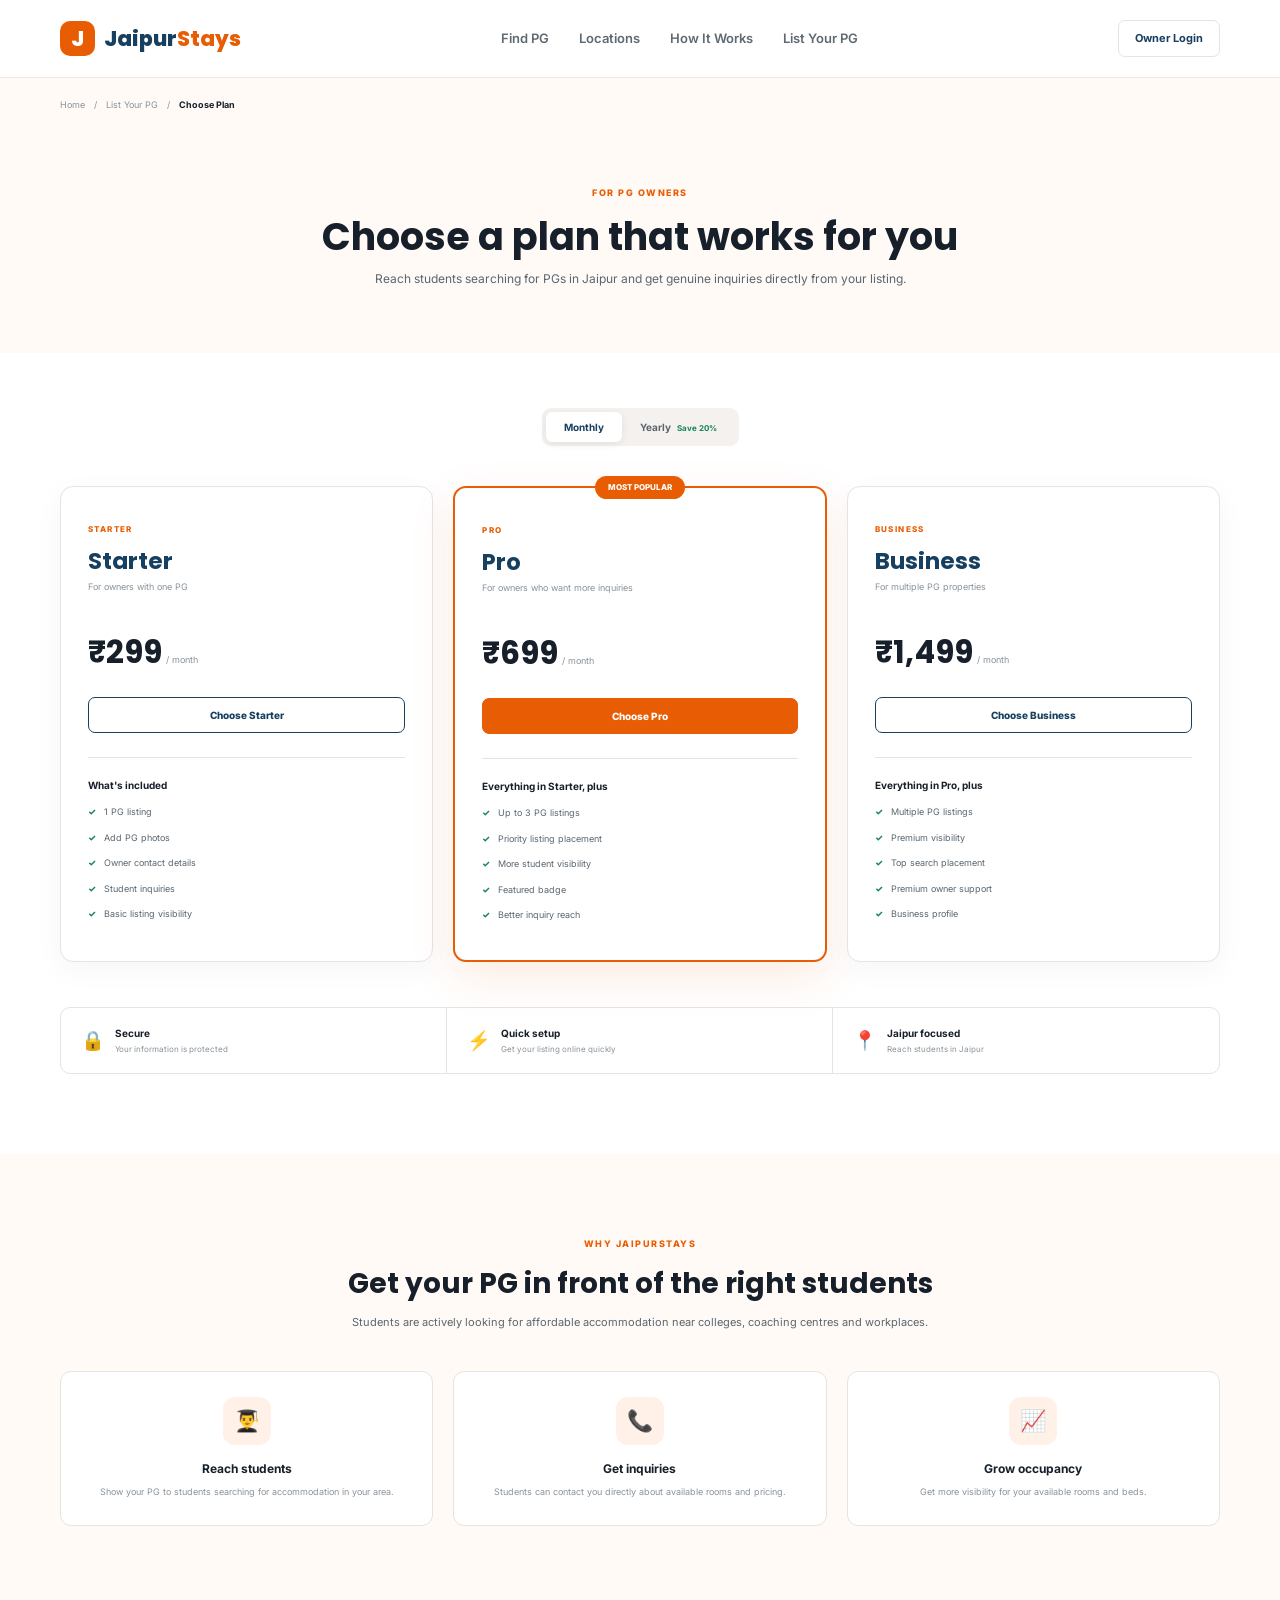
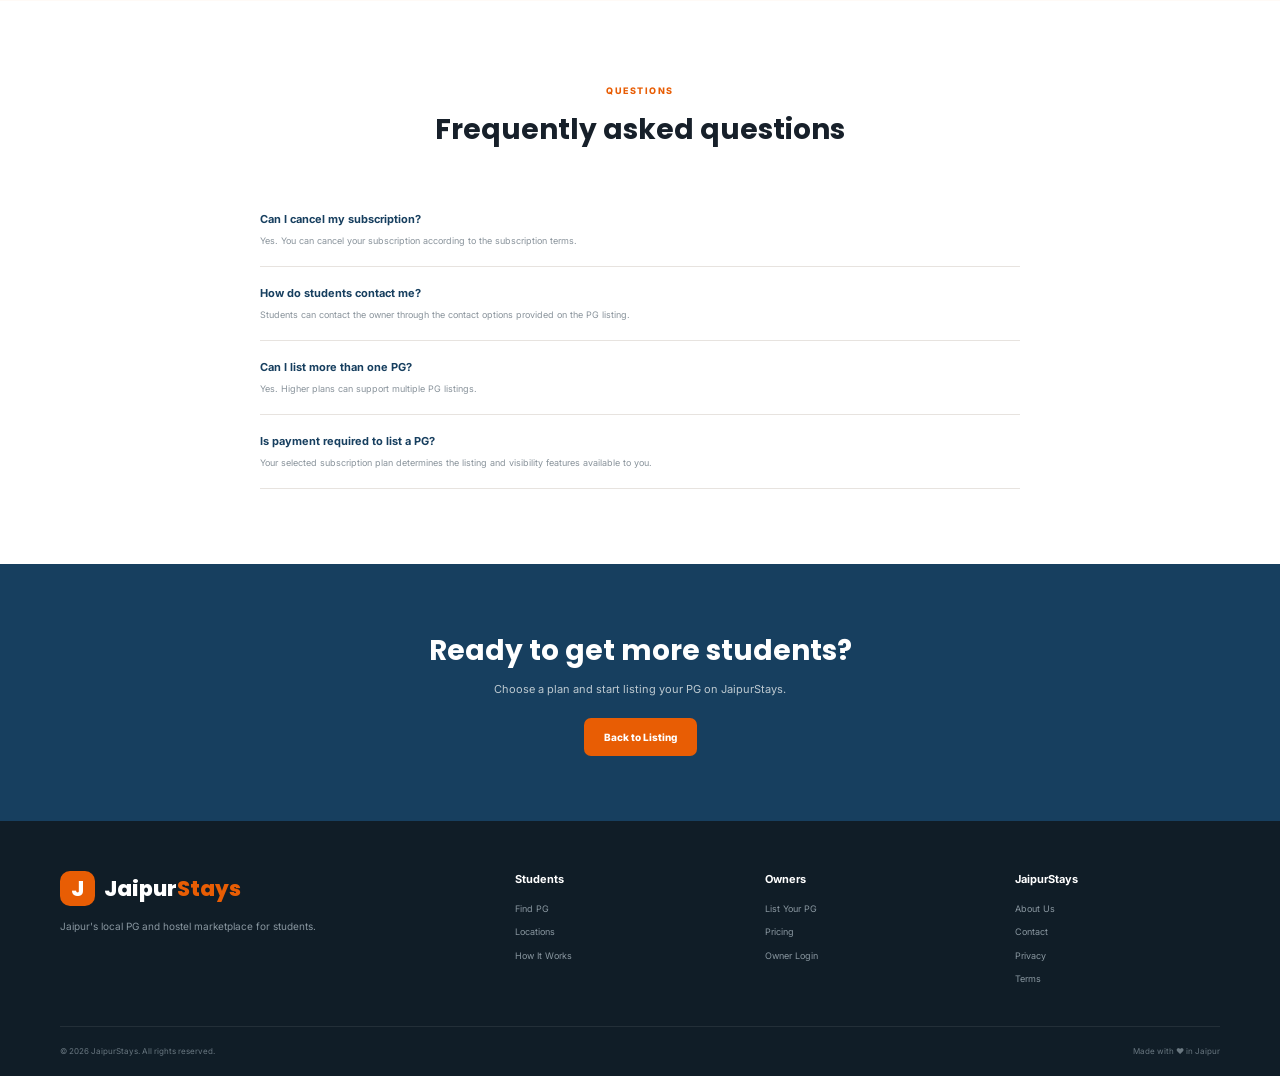
<file: pricing.html>
<!DOCTYPE html>
<html lang="en">
<head>
  <meta charset="UTF-8">
  <meta name="viewport" content="width=device-width, initial-scale=1.0">
  <title>Pricing - JaipurStays</title>
  <meta name="description" content="Choose a JaipurStays plan and reach more students looking for PGs in Jaipur.">
  <link rel="stylesheet" href="pricing.css">
  <link rel="preconnect" href="https://fonts.googleapis.com">
  <link rel="preconnect" href="https://fonts.gstatic.com" crossorigin>
  <link href="https://fonts.googleapis.com/css2?family=Inter:wght@400;500;600;700;800&family=Poppins:wght@500;600;700;800&display=swap" rel="stylesheet">
</head>

<body>

<header class="header">
  <div class="container navbar">

    <a href="index.html" class="logo">
      <span class="logo-icon">J</span>
      <span>Jaipur<span class="logo-highlight">Stays</span></span>
    </a>

    <nav class="nav-links">
      <a href="index.html">Find PG</a>
      <a href="index.html#locations">Locations</a>
      <a href="index.html#how-it-works">How It Works</a>
      <a href="list.html">List Your PG</a>
    </nav>

    <a href="#" class="login-btn">Owner Login</a>

  </div>
</header>


<main>

<section class="pricing-hero">

  <div class="container">

    <div class="breadcrumb">
      <a href="index.html">Home</a>
      <span>/</span>
      <a href="list.html">List Your PG</a>
      <span>/</span>
      <strong>Choose Plan</strong>
    </div>

    <div class="hero-content">

      <span class="eyebrow">FOR PG OWNERS</span>

      <h1>Choose a plan that works for you</h1>

      <p>
        Reach students searching for PGs in Jaipur and get genuine
        inquiries directly from your listing.
      </p>

    </div>

  </div>

</section>


<section class="pricing-section">

  <div class="container">

    <div class="billing-toggle">

      <button class="billing active">
        Monthly
      </button>

      <button class="billing">
        Yearly
        <span>Save 20%</span>
      </button>

    </div>


    <div class="pricing-grid">


      <div class="pricing-card">

        <div class="plan-header">

          <span class="plan-name">
            STARTER
          </span>

          <h2>
            Starter
          </h2>

          <p>
            For owners with one PG
          </p>

        </div>

        <div class="price">

          <strong>₹299</strong>

          <span>/ month</span>

        </div>

        <button class="choose-btn">
          Choose Starter
        </button>

        <div class="plan-divider"></div>

        <h3>What's included</h3>

        <ul>

          <li>
            <span>✓</span>
            1 PG listing
          </li>

          <li>
            <span>✓</span>
            Add PG photos
          </li>

          <li>
            <span>✓</span>
            Owner contact details
          </li>

          <li>
            <span>✓</span>
            Student inquiries
          </li>

          <li>
            <span>✓</span>
            Basic listing visibility
          </li>

        </ul>

      </div>



      <div class="pricing-card popular">

        <div class="popular-tag">
          MOST POPULAR
        </div>

        <div class="plan-header">

          <span class="plan-name">
            PRO
          </span>

          <h2>
            Pro
          </h2>

          <p>
            For owners who want more inquiries
          </p>

        </div>

        <div class="price">

          <strong>₹699</strong>

          <span>/ month</span>

        </div>

        <button class="choose-btn primary">
          Choose Pro
        </button>

        <div class="plan-divider"></div>

        <h3>Everything in Starter, plus</h3>

        <ul>

          <li>
            <span>✓</span>
            Up to 3 PG listings
          </li>

          <li>
            <span>✓</span>
            Priority listing placement
          </li>

          <li>
            <span>✓</span>
            More student visibility
          </li>

          <li>
            <span>✓</span>
            Featured badge
          </li>

          <li>
            <span>✓</span>
            Better inquiry reach
          </li>

        </ul>

      </div>



      <div class="pricing-card">

        <div class="plan-header">

          <span class="plan-name">
            BUSINESS
          </span>

          <h2>
            Business
          </h2>

          <p>
            For multiple PG properties
          </p>

        </div>

        <div class="price">

          <strong>₹1,499</strong>

          <span>/ month</span>

        </div>

        <button class="choose-btn">
          Choose Business
        </button>

        <div class="plan-divider"></div>

        <h3>Everything in Pro, plus</h3>

        <ul>

          <li>
            <span>✓</span>
            Multiple PG listings
          </li>

          <li>
            <span>✓</span>
            Premium visibility
          </li>

          <li>
            <span>✓</span>
            Top search placement
          </li>

          <li>
            <span>✓</span>
            Premium owner support
          </li>

          <li>
            <span>✓</span>
            Business profile
          </li>

        </ul>

      </div>

    </div>


    <div class="trust-row">

      <div class="trust-item">
        <span>🔒</span>
        <div>
          <strong>Secure</strong>
          <small>Your information is protected</small>
        </div>
      </div>

      <div class="trust-item">
        <span>⚡</span>
        <div>
          <strong>Quick setup</strong>
          <small>Get your listing online quickly</small>
        </div>
      </div>

      <div class="trust-item">
        <span>📍</span>
        <div>
          <strong>Jaipur focused</strong>
          <small>Reach students in Jaipur</small>
        </div>
      </div>

    </div>

  </div>

</section>


<section class="why-section">

  <div class="container">

    <div class="section-heading">

      <span class="eyebrow">
        WHY JAIPURSTAYS
      </span>

      <h2>
        Get your PG in front of the right students
      </h2>

      <p>
        Students are actively looking for affordable accommodation
        near colleges, coaching centres and workplaces.
      </p>

    </div>


    <div class="benefits">

      <div class="benefit">

        <div class="benefit-icon">
          👨‍🎓
        </div>

        <h3>
          Reach students
        </h3>

        <p>
          Show your PG to students searching for accommodation
          in your area.
        </p>

      </div>


      <div class="benefit">

        <div class="benefit-icon">
          📞
        </div>

        <h3>
          Get inquiries
        </h3>

        <p>
          Students can contact you directly about available rooms
          and pricing.
        </p>

      </div>


      <div class="benefit">

        <div class="benefit-icon">
          📈
        </div>

        <h3>
          Grow occupancy
        </h3>

        <p>
          Get more visibility for your available rooms and beds.
        </p>

      </div>

    </div>

  </div>

</section>


<section class="faq-section">

  <div class="container">

    <div class="section-heading">

      <span class="eyebrow">
        QUESTIONS
      </span>

      <h2>
        Frequently asked questions
      </h2>

    </div>


    <div class="faq-list">

      <div class="faq">

        <h3>
          Can I cancel my subscription?
        </h3>

        <p>
          Yes. You can cancel your subscription according to
          the subscription terms.
        </p>

      </div>


      <div class="faq">

        <h3>
          How do students contact me?
        </h3>

        <p>
          Students can contact the owner through the contact
          options provided on the PG listing.
        </p>

      </div>


      <div class="faq">

        <h3>
          Can I list more than one PG?
        </h3>

        <p>
          Yes. Higher plans can support multiple PG listings.
        </p>

      </div>


      <div class="faq">

        <h3>
          Is payment required to list a PG?
        </h3>

        <p>
          Your selected subscription plan determines the listing
          and visibility features available to you.
        </p>

      </div>

    </div>

  </div>

</section>


<section class="bottom-cta">

  <div class="container">

    <h2>
      Ready to get more students?
    </h2>

    <p>
      Choose a plan and start listing your PG on JaipurStays.
    </p>

    <a href="list.html">
      Back to Listing
    </a>

  </div>

</section>

</main>


<footer class="footer">

  <div class="container footer-grid">

    <div class="footer-brand">

      <a href="index.html" class="logo footer-logo">

        <span class="logo-icon">
          J
        </span>

        <span>
          Jaipur<span class="logo-highlight">Stays</span>
        </span>

      </a>

      <p>
        Jaipur's local PG and hostel marketplace for students.
      </p>

    </div>


    <div class="footer-column">

      <h4>
        Students
      </h4>

      <a href="index.html">
        Find PG
      </a>

      <a href="index.html#locations">
        Locations
      </a>

      <a href="index.html#how-it-works">
        How It Works
      </a>

    </div>


    <div class="footer-column">

      <h4>
        Owners
      </h4>

      <a href="list.html">
        List Your PG
      </a>

      <a href="pricing.html">
        Pricing
      </a>

      <a href="#">
        Owner Login
      </a>

    </div>


    <div class="footer-column">

      <h4>
        JaipurStays
      </h4>

      <a href="#">
        About Us
      </a>

      <a href="#">
        Contact
      </a>

      <a href="#">
        Privacy
      </a>

      <a href="#">
        Terms
      </a>

    </div>

  </div>


  <div class="footer-bottom">

    <span>
      © 2026 JaipurStays. All rights reserved.
    </span>

    <span>
      Made with ❤️ in Jaipur
    </span>

  </div>

</footer>


<script>

const buttons = document.querySelectorAll(".choose-btn");

buttons.forEach(button => {

  button.addEventListener("click", function() {

    window.location.href = "login.html";

  });

});

</script>

</body>
</html>
</file>
<file: index.css>
* {
  margin: 0;
  padding: 0;
  box-sizing: border-box;
}

:root {
  --primary: #e85d04;
  --primary-dark: #c94b00;
  --secondary: #173f5f;
  --dark: #17202a;
  --text: #53606b;
  --light-text: #7b8791;
  --background: #fffaf6;
  --white: #ffffff;
  --border: #e9e5e1;
  --green: #16855b;
  --shadow: 0 15px 45px rgba(25, 35, 45, 0.08);
}

html {
  scroll-behavior: smooth;
}

body {
  font-family: "Inter", sans-serif;
  color: var(--dark);
  background: var(--white);
  line-height: 1.6;
}

a {
  color: inherit;
  text-decoration: none;
}

button,
input,
select {
  font: inherit;
}

.container {
  width: min(1160px, 92%);
  margin: auto;
}

.header {
  height: 78px;
  background: rgba(255, 255, 255, 0.96);
  border-bottom: 1px solid #f1efed;
  display: flex;
  align-items: center;
  position: relative;
  z-index: 10;
}

.navbar {
  display: flex;
  align-items: center;
  justify-content: space-between;
}

.logo {
  display: flex;
  align-items: center;
  gap: 9px;
  font-family: "Poppins", sans-serif;
  font-size: 21px;
  font-weight: 800;
  color: var(--secondary);
}

.logo-icon {
  width: 35px;
  height: 35px;
  border-radius: 10px;
  background: var(--primary);
  color: white;
  display: grid;
  place-items: center;
  font-size: 18px;
}

.logo-highlight {
  color: var(--primary);
}

.nav-links {
  display: flex;
  gap: 30px;
  margin-left: 80px;
}

.nav-links a {
  font-size: 14px;
  font-weight: 600;
  color: #59636c;
  transition: 0.2s;
}

.nav-links a:hover {
  color: var(--primary);
}

.nav-actions {
  display: flex;
  align-items: center;
  gap: 18px;
}

.login-btn {
  font-size: 14px;
  font-weight: 600;
}

.owner-btn {
  background: var(--secondary);
  color: white;
  padding: 11px 18px;
  border-radius: 9px;
  font-size: 13px;
  font-weight: 700;
  transition: 0.2s;
}

.owner-btn:hover {
  background: #102f48;
}

.menu-btn {
  display: none;
  background: none;
  border: none;
  font-size: 25px;
  cursor: pointer;
}

.hero {
  background:
    radial-gradient(circle at 80% 25%, rgba(232, 93, 4, 0.09), transparent 28%),
    var(--background);
  min-height: 625px;
  display: flex;
  align-items: center;
  overflow: hidden;
}

.hero-content {
  display: grid;
  grid-template-columns: 1.03fr 0.97fr;
  gap: 70px;
  align-items: center;
  padding: 75px 0;
}

.hero-badge {
  display: inline-flex;
  background: #fff0e5;
  color: var(--primary-dark);
  padding: 8px 13px;
  border-radius: 30px;
  font-size: 12px;
  font-weight: 700;
  margin-bottom: 20px;
}

.hero h1 {
  font-family: "Poppins", sans-serif;
  font-size: clamp(42px, 5vw, 64px);
  line-height: 1.08;
  letter-spacing: -2px;
  max-width: 620px;
  margin-bottom: 20px;
}

.hero h1 span {
  color: var(--primary);
}

.hero-description {
  color: var(--text);
  font-size: 16px;
  max-width: 550px;
  margin-bottom: 30px;
}

.search-box {
  background: white;
  border: 1px solid #eee8e3;
  box-shadow: var(--shadow);
  border-radius: 13px;
  padding: 9px;
  display: flex;
  align-items: center;
  max-width: 680px;
}

.search-field {
  display: flex;
  align-items: center;
  gap: 10px;
  padding: 8px 14px;
  flex: 1;
}

.search-icon {
  font-size: 20px;
}

.search-field label {
  display: block;
  font-size: 9px;
  color: #929ba3;
  font-weight: 800;
  letter-spacing: 0.7px;
  margin-bottom: 2px;
}

.search-field input,
.search-field select {
  border: 0;
  outline: none;
  background: transparent;
  color: var(--dark);
  width: 150px;
  font-size: 13px;
  font-weight: 600;
}

.search-field select {
  cursor: pointer;
}

.search-divider {
  width: 1px;
  height: 38px;
  background: #e8e4e0;
}

.search-btn {
  border: 0;
  background: var(--primary);
  color: white;
  padding: 15px 21px;
  border-radius: 9px;
  font-size: 13px;
  font-weight: 700;
  cursor: pointer;
  white-space: nowrap;
  transition: 0.2s;
}

.search-btn:hover {
  background: var(--primary-dark);
}

.hero-trust {
  display: flex;
  align-items: center;
  gap: 13px;
  margin-top: 23px;
}

.avatars {
  display: flex;
}

.avatars span {
  width: 31px;
  height: 31px;
  border-radius: 50%;
  background: #f2e6dc;
  display: grid;
  place-items: center;
  margin-right: -7px;
  border: 2px solid white;
  font-size: 13px;
}

.hero-trust p {
  font-size: 11px;
  color: var(--light-text);
  line-height: 1.35;
}

.hero-trust strong {
  color: var(--dark);
}

.hero-visual {
  height: 420px;
  position: relative;
  display: flex;
  justify-content: center;
  align-items: center;
}

.hero-card-main {
  width: 390px;
  background: white;
  border-radius: 20px;
  overflow: hidden;
  box-shadow: 0 25px 60px rgba(28, 35, 42, 0.15);
  transform: rotate(2deg);
}

.hero-room-image {
  height: 255px;
  background:
    linear-gradient(180deg, rgba(20, 25, 30, 0.05), rgba(20, 25, 30, 0.1)),
    url("https://images.unsplash.com/photo-1560185008-b033106af5c3?auto=format&fit=crop&w=900&q=85")
    center / cover;
  position: relative;
}

.image-overlay {
  display: flex;
  justify-content: space-between;
  padding: 15px;
}

.verified {
  background: #e8fff4;
  color: var(--green);
  font-size: 10px;
  font-weight: 800;
  padding: 6px 9px;
  border-radius: 20px;
}

.heart {
  width: 33px;
  height: 33px;
  background: white;
  border-radius: 50%;
  display: grid;
  place-items: center;
  font-size: 20px;
  color: #555;
}

.hero-property-info {
  padding: 17px 18px 8px;
  display: flex;
  justify-content: space-between;
}

.hero-property-info h3 {
  font-family: "Poppins", sans-serif;
  font-size: 16px;
}

.hero-property-info p {
  color: #8a939b;
  font-size: 11px;
  margin-top: 3px;
}

.hero-price {
  text-align: right;
}

.hero-price strong {
  display: block;
  color: var(--primary);
  font-size: 16px;
}

.hero-price small {
  color: #999;
  font-size: 10px;
}

.property-features {
  display: flex;
  gap: 7px;
  padding: 8px 18px 17px;
}

.property-features span {
  background: #f5f5f5;
  padding: 5px 9px;
  border-radius: 5px;
  color: #69737b;
  font-size: 9px;
  font-weight: 600;
}

.floating-card {
  position: absolute;
  background: white;
  box-shadow: var(--shadow);
  border-radius: 12px;
  padding: 12px 15px;
  display: flex;
  align-items: center;
  gap: 10px;
}

.floating-card strong {
  display: block;
  font-size: 11px;
}

.floating-card small {
  display: block;
  color: #9a9fa4;
  font-size: 9px;
}

.floating-card-top {
  top: 48px;
  right: 0;
}

.floating-card-bottom {
  bottom: 45px;
  left: 5px;
}

.floating-icon {
  width: 32px;
  height: 32px;
  border-radius: 8px;
  display: grid;
  place-items: center;
  font-weight: 800;
}

.floating-icon.green {
  background: #e8fff4;
  color: var(--green);
}

.floating-icon.orange {
  background: #fff0e5;
  color: var(--primary);
}

.section {
  padding: 85px 0;
}

.section-heading {
  display: flex;
  justify-content: space-between;
  align-items: end;
  margin-bottom: 30px;
}

.section-label,
.owner-label {
  display: block;
  color: var(--primary);
  font-size: 10px;
  font-weight: 800;
  letter-spacing: 1.5px;
  margin-bottom: 7px;
}

.section-heading h2,
.center-heading h2 {
  font-family: "Poppins", sans-serif;
  font-size: 29px;
  line-height: 1.2;
}

.view-link {
  color: var(--primary);
  font-size: 12px;
  font-weight: 700;
}

.location-grid {
  display: grid;
  grid-template-columns: repeat(4, 1fr);
  gap: 15px;
}

.location-card {
  height: 220px;
  border-radius: 13px;
  overflow: hidden;
  position: relative;
  background-size: cover;
  background-position: center;
}

.mansarovar {
  background-image:
    linear-gradient(transparent, rgba(10, 15, 20, .8)),
    url("https://images.unsplash.com/photo-1595526114035-0d45ed16cfbf?auto=format&fit=crop&w=600&q=80");
}

.malviya {
  background-image:
    linear-gradient(transparent, rgba(10, 15, 20, .8)),
    url("https://images.unsplash.com/photo-1505693416388-ac5ce068fe85?auto=format&fit=crop&w=600&q=80");
}

.jagatpura {
  background-image:
    linear-gradient(transparent, rgba(10, 15, 20, .8)),
    url("https://images.unsplash.com/photo-1522708323590-d24dbb6b0267?auto=format&fit=crop&w=600&q=80");
}

.vaishali {
  background-image:
    linear-gradient(transparent, rgba(10, 15, 20, .8)),
    url("https://images.unsplash.com/photo-1555854877-bab0e564b8d5?auto=format&fit=crop&w=600&q=80");
}

.location-overlay {
  position: absolute;
  bottom: 18px;
  left: 18px;
  color: white;
}

.location-overlay h3 {
  font-family: "Poppins", sans-serif;
  font-size: 17px;
}

.location-overlay p {
  font-size: 10px;
  opacity: .85;
}

.properties {
  background: #fffaf6;
}

.property-grid {
  display: grid;
  grid-template-columns: repeat(3, 1fr);
  gap: 22px;
}

.property-card {
  background: white;
  border: 1px solid #eee9e5;
  border-radius: 13px;
  overflow: hidden;
  transition: .25s;
}

.property-card:hover {
  transform: translateY(-5px);
  box-shadow: var(--shadow);
}

.property-image {
  height: 220px;
  background-size: cover;
  background-position: center;
  position: relative;
}

.property-image-1 {
  background-image:
    linear-gradient(rgba(0,0,0,.05), rgba(0,0,0,.1)),
    url("https://images.unsplash.com/photo-1560185007-cde436f6a4d0?auto=format&fit=crop&w=800&q=85");
}

.property-image-2 {
  background-image:
    linear-gradient(rgba(0,0,0,.05), rgba(0,0,0,.1)),
    url("https://images.unsplash.com/photo-1598928506311-c55ded91a20c?auto=format&fit=crop&w=800&q=85");
}

.property-image-3 {
  background-image:
    linear-gradient(rgba(0,0,0,.05), rgba(0,0,0,.1)),
    url("https://images.unsplash.com/photo-1564078516393-cf04bd966897?auto=format&fit=crop&w=800&q=85");
}

.featured-tag {
  position: absolute;
  top: 12px;
  left: 12px;
  background: white;
  color: var(--primary);
  padding: 5px 9px;
  border-radius: 5px;
  font-size: 9px;
  font-weight: 800;
}

.favorite {
  position: absolute;
  top: 10px;
  right: 11px;
  width: 33px;
  height: 33px;
  border: 0;
  border-radius: 50%;
  background: white;
  font-size: 19px;
  cursor: pointer;
}

.property-content {
  padding: 17px;
}

.property-title-row {
  display: flex;
  justify-content: space-between;
}

.property-title-row h3 {
  font-family: "Poppins", sans-serif;
  font-size: 15px;
}

.property-title-row p {
  color: #8a9298;
  font-size: 10px;
  margin-top: 3px;
}

.rating {
  color: #e68a00;
  background: #fff8e8;
  border-radius: 5px;
  padding: 4px 7px;
  height: fit-content;
  font-size: 10px;
  font-weight: 700;
}

.amenities {
  display: flex;
  gap: 6px;
  margin: 14px 0;
}

.amenities span {
  background: #f6f6f5;
  color: #68727a;
  padding: 5px 8px;
  border-radius: 5px;
  font-size: 9px;
}

.property-bottom {
  display: flex;
  align-items: center;
  justify-content: space-between;
  border-top: 1px solid #eee;
  padding-top: 13px;
}

.property-bottom strong {
  font-size: 16px;
  color: var(--primary);
}

.property-bottom span {
  color: #9ca2a7;
  font-size: 9px;
}

.details-btn {
  background: var(--secondary);
  color: white;
  padding: 8px 12px;
  border-radius: 6px;
  font-size: 10px;
  font-weight: 700;
}

.how-it-works {
  background: white;
}

.center-heading {
  text-align: center;
  max-width: 600px;
  margin: auto;
}

.center-heading p {
  color: var(--text);
  font-size: 13px;
  margin-top: 10px;
}

.steps {
  display: flex;
  align-items: center;
  justify-content: center;
  margin-top: 55px;
}

.step {
  text-align: center;
  width: 240px;
}

.step-number {
  color: #d9d9d9;
  font-size: 11px;
  font-weight: 800;
  margin-bottom: 5px;
}

.step-icon {
  width: 65px;
  height: 65px;
  border-radius: 18px;
  background: #fff0e5;
  display: grid;
  place-items: center;
  margin: auto auto 15px;
  font-size: 27px;
}

.step h3 {
  font-family: "Poppins", sans-serif;
  font-size: 15px;
}

.step p {
  color: #7f8990;
  font-size: 11px;
  margin-top: 6px;
}

.step-line {
  width: 70px;
  height: 1px;
  background: #ddd;
  border-top: 1px dashed #ccc;
}

.owner-section {
  background:
    radial-gradient(circle at 90% 50%, rgba(232, 93, 4, .2), transparent 35%),
    var(--secondary);
  color: white;
  padding: 75px 0;
}

.owner-container {
  display: grid;
  grid-template-columns: 1.1fr .9fr;
  align-items: center;
  gap: 80px;
}

.owner-label {
  color: #ffb17d;
}

.owner-content h2 {
  font-family: "Poppins", sans-serif;
  font-size: 39px;
  line-height: 1.15;
  max-width: 550px;
}

.owner-content h2 span {
  color: #ff8a3d;
}

.owner-content > p {
  color: #c4d0d8;
  font-size: 14px;
  max-width: 520px;
  margin: 15px 0 20px;
}

.owner-benefits {
  display: grid;
  grid-template-columns: 1fr 1fr;
  gap: 10px;
  color: #e6edf1;
  font-size: 11px;
  margin-bottom: 25px;
}

.owner-cta {
  display: inline-block;
  background: var(--primary);
  color: white;
  padding: 13px 20px;
  border-radius: 8px;
  font-size: 12px;
  font-weight: 800;
}

.owner-visual {
  display: grid;
  grid-template-columns: 1fr 1fr;
  gap: 15px;
}

.owner-stat {
  background: rgba(255, 255, 255, .07);
  border: 1px solid rgba(255,255,255,.1);
  border-radius: 15px;
  padding: 25px;
}

.owner-stat:last-child {
  grid-column: span 2;
}

.owner-stat strong {
  display: block;
  color: #ff9a5c;
  font-family: "Poppins", sans-serif;
  font-size: 25px;
}

.owner-stat span {
  color: #bbc7cf;
  font-size: 11px;
}

.footer {
  background: #101d27;
  color: white;
  padding-top: 55px;
}

.footer-grid {
  display: grid;
  grid-template-columns: 2fr 1fr 1fr 1fr;
  gap: 60px;
  padding-bottom: 45px;
}

.footer-logo {
  color: white;
}

.footer-brand > p {
  color: #8997a0;
  max-width: 300px;
  font-size: 11px;
  margin: 15px 0;
}

.socials {
  display: flex;
  gap: 15px;
}

.socials a {
  color: #c4cdd2;
  font-size: 10px;
}

.footer-column {
  display: flex;
  flex-direction: column;
  gap: 10px;
}

.footer-column h4 {
  font-size: 12px;
  margin-bottom: 5px;
}

.footer-column a {
  color: #8997a0;
  font-size: 10px;
  transition: .2s;
}

.footer-column a:hover {
  color: white;
}

.footer-bottom {
  border-top: 1px solid rgba(255,255,255,.08);
  padding: 20px 0;
  display: flex;
  justify-content: space-between;
  color: #687780;
  font-size: 9px;
}

@media (max-width: 1000px) {
  .nav-links {
    margin-left: 20px;
    gap: 16px;
  }

  .hero-content {
    gap: 30px;
  }

  .hero h1 {
    font-size: 48px;
  }

  .hero-card-main {
    width: 340px;
  }

  .location-grid {
    grid-template-columns: repeat(2, 1fr);
  }
}

@media (max-width: 800px) {
  .nav-links,
  .nav-actions {
    display: none;
  }

  .menu-btn {
    display: block;
  }

  .hero-content {
    grid-template-columns: 1fr;
  }

  .hero-text {
    text-align: center;
  }

  .hero-description {
    margin-left: auto;
    margin-right: auto;
  }

  .search-box {
    margin: auto;
  }

  .hero-trust {
    justify-content: center;
  }

  .hero-visual {
    margin-top: 20px;
  }

  .property-grid {
    grid-template-columns: 1fr 1fr;
  }

  .owner-container {
    grid-template-columns: 1fr;
    gap: 40px;
  }

  .footer-grid {
    grid-template-columns: 1fr 1fr;
  }
}

@media (max-width: 600px) {
  .header {
    height: 68px;
  }

  .hero {
    min-height: auto;
  }

  .hero-content {
    padding: 55px 0;
  }

  .hero h1 {
    font-size: 40px;
    letter-spacing: -1px;
  }

  .hero-description {
    font-size: 14px;
  }

  .search-box {
    display: block;
    padding: 8px;
  }

  .search-field {
    padding: 11px;
  }

  .search-divider {
    width: 100%;
    height: 1px;
  }

  .search-field input,
  .search-field select {
    width: 100%;
  }

  .search-btn {
    width: 100%;
    margin-top: 5px;
  }

  .hero-visual {
    height: 350px;
  }

  .hero-card-main {
    width: 290px;
  }

  .hero-room-image {
    height: 190px;
  }

  .floating-card {
    transform: scale(.8);
  }

  .floating-card-top {
    right: -5px;
  }

  .floating-card-bottom {
    left: -15px;
  }

  .section {
    padding: 60px 0;
  }

  .section-heading {
    display: block;
  }

  .section-heading h2 {
    font-size: 24px;
  }

  .view-link {
    display: inline-block;
    margin-top: 10px;
  }

  .location-grid {
    grid-template-columns: 1fr 1fr;
    gap: 10px;
  }

  .location-card {
    height: 170px;
  }

  .property-grid {
    grid-template-columns: 1fr;
  }

  .steps {
    display: block;
  }

  .step {
    width: 100%;
    margin-bottom: 35px;
  }

  .step-line {
    display: none;
  }

  .owner-content h2 {
    font-size: 30px;
  }

  .owner-benefits {
    grid-template-columns: 1fr;
  }

  .owner-visual {
    grid-template-columns: 1fr;
  }

  .owner-stat:last-child {
    grid-column: span 1;
  }

  .footer-grid {
    grid-template-columns: 1fr 1fr;
    gap: 35px 20px;
  }

  .footer-brand {
    grid-column: span 2;
  }

  .footer-bottom {
    display: block;
  }

  .footer-bottom p + p {
    margin-top: 5px;
  }
}
</file>
<file: dashboard.css>
* {
  margin: 0;
  padding: 0;
  box-sizing: border-box;
}

:root {
  --primary: #e85d04;
  --primary-dark: #c94b00;
  --secondary: #173f5f;
  --dark: #17202a;
  --text: #596670;
  --muted: #89939b;
  --background: #fffaf6;
  --white: #ffffff;
  --border: #e7e3df;
  --green: #16855b;
  --blue: #2878b5;
  --purple: #7354b8;
  --red: #ef4444;
}

body {
  font-family: "Inter", sans-serif;
  background: var(--background);
  color: var(--dark);
}

a {
  text-decoration: none;
  color: inherit;
}

button {
  font-family: inherit;
}

.container {
  width: min(1160px, 92%);
  margin: auto;
}

.header {
  height: 75px;
  background: var(--white);
  border-bottom: 1px solid var(--border);
  display: flex;
  align-items: center;
}

.navbar {
  display: flex;
  align-items: center;
  justify-content: space-between;
}

.logo {
  display: flex;
  align-items: center;
  gap: 9px;
  font-family: "Poppins", sans-serif;
  font-size: 21px;
  font-weight: 800;
  color: var(--secondary);
}

.logo-icon {
  width: 35px;
  height: 35px;
  border-radius: 10px;
  background: var(--primary);
  color: white;
  display: grid;
  place-items: center;
}

.logo-highlight {
  color: var(--primary);
}

.owner-area {
  display: flex;
  align-items: center;
  gap: 10px;
}

.owner-avatar {
  width: 35px;
  height: 35px;
  border-radius: 50%;
  background: #fff0e5;
  color: var(--primary);
  display: grid;
  place-items: center;
  font-weight: 800;
  font-size: 12px;
}

.owner-info strong,
.owner-info span {
  display: block;
}

.owner-info strong {
  font-size: 10px;
}

.owner-info span {
  color: var(--muted);
  font-size: 8px;
  margin-top: 2px;
}

.logout-btn {
  border: 1px solid var(--border);
  background: white;
  color: var(--secondary);
  border-radius: 6px;
  padding: 8px 12px;
  font-size: 9px;
  font-weight: 700;
  cursor: pointer;
  margin-left: 12px;
}

.logout-btn:hover {
  background: var(--secondary);
  color: white;
}

.dashboard {
  padding: 45px 0 80px;
}

.welcome {
  display: flex;
  align-items: center;
  justify-content: space-between;
  margin-bottom: 30px;
}

.eyebrow {
  color: var(--primary);
  font-size: 8px;
  font-weight: 800;
  letter-spacing: 1.4px;
}

.welcome h1 {
  font-family: "Poppins", sans-serif;
  font-size: 29px;
  color: var(--secondary);
  margin: 4px 0;
}

.welcome p {
  color: var(--text);
  font-size: 10px;
}

.add-btn {
  background: var(--primary);
  color: white;
  padding: 11px 17px;
  border-radius: 7px;
  font-size: 10px;
  font-weight: 800;
}

.add-btn:hover {
  background: var(--primary-dark);
}

.stats {
  display: grid;
  grid-template-columns: repeat(4, 1fr);
  gap: 15px;
  margin-bottom: 30px;
}

.stat-card {
  background: white;
  border: 1px solid var(--border);
  border-radius: 11px;
  padding: 19px;
  display: flex;
  align-items: center;
  gap: 13px;
}

.stat-icon {
  width: 42px;
  height: 42px;
  border-radius: 10px;
  display: grid;
  place-items: center;
  font-size: 18px;
}

.stat-icon.orange {
  background: #fff0e5;
}

.stat-icon.blue {
  background: #e8f3fa;
}

.stat-icon.green {
  background: #e8f7f0;
}

.stat-icon.purple {
  background: #f0ebfa;
}

.stat-card span,
.stat-card strong,
.stat-card small {
  display: block;
}

.stat-card span {
  color: var(--muted);
  font-size: 8px;
}

.stat-card strong {
  font-family: "Poppins", sans-serif;
  font-size: 19px;
  color: var(--secondary);
  margin-top: 2px;
}

.stat-card small {
  color: var(--muted);
  font-size: 7px;
}

.dashboard-grid {
  display: grid;
  grid-template-columns: 1.8fr 1fr;
  gap: 20px;
  margin-bottom: 30px;
}

.listing-section,
.subscription-card,
.help-card,
.getting-started {
  background: white;
  border: 1px solid var(--border);
  border-radius: 12px;
}

.listing-section {
  padding: 25px;
}

.section-header {
  display: flex;
  align-items: center;
  justify-content: space-between;
}

.section-header h2 {
  font-family: "Poppins", sans-serif;
  color: var(--secondary);
  font-size: 19px;
  margin-top: 3px;
}

.section-header > a {
  color: var(--primary);
  font-size: 9px;
  font-weight: 800;
}

.empty-listing {
  text-align: center;
  border: 1px dashed #d8d2cd;
  border-radius: 10px;
  padding: 45px 20px;
  margin-top: 22px;
}

.empty-icon {
  width: 55px;
  height: 55px;
  border-radius: 15px;
  background: #fff1e8;
  display: grid;
  place-items: center;
  margin: 0 auto 13px;
  font-size: 23px;
}

.empty-listing h3 {
  color: var(--secondary);
  font-size: 12px;
}

.empty-listing p {
  color: var(--muted);
  font-size: 9px;
  margin: 5px auto 18px;
  max-width: 300px;
}

.primary-btn {
  display: inline-block;
  background: var(--primary);
  color: white;
  padding: 10px 16px;
  border-radius: 6px;
  font-size: 9px;
  font-weight: 800;
}

.primary-btn:hover {
  background: var(--primary-dark);
}

.side-section {
  display: flex;
  flex-direction: column;
  gap: 15px;
}

.subscription-card {
  padding: 23px;
}

.card-top {
  display: flex;
  justify-content: space-between;
  align-items: flex-start;
}

.card-top h3 {
  color: var(--secondary);
  font-family: "Poppins", sans-serif;
  font-size: 17px;
  margin-top: 3px;
}

.active-badge {
  background: #e8f7f0;
  color: var(--green);
  padding: 4px 8px;
  border-radius: 20px;
  font-size: 7px;
  font-weight: 800;
}

.subscription-price {
  margin: 20px 0;
  display: flex;
  align-items: baseline;
}

.subscription-price strong {
  font-family: "Poppins", sans-serif;
  font-size: 25px;
  color: var(--dark);
}

.subscription-price span {
  color: var(--muted);
  font-size: 8px;
  margin-left: 3px;
}

.subscription-line {
  border-top: 1px solid var(--border);
  border-bottom: 1px solid var(--border);
  padding: 12px 0;
  display: flex;
  justify-content: space-between;
}

.subscription-line span,
.subscription-line strong {
  font-size: 8px;
}

.subscription-line span {
  color: var(--muted);
}

.manage-btn {
  width: 100%;
  margin-top: 15px;
  background: white;
  border: 1px solid var(--secondary);
  color: var(--secondary);
  border-radius: 6px;
  padding: 9px;
  font-size: 8px;
  font-weight: 800;
  cursor: pointer;
}

.manage-btn:hover {
  background: var(--secondary);
  color: white;
}

.help-card {
  padding: 22px;
}

.help-icon {
  font-size: 20px;
  margin-bottom: 9px;
}

.help-card h3 {
  color: var(--secondary);
  font-size: 12px;
}

.help-card p {
  color: var(--muted);
  font-size: 8px;
  margin: 4px 0 12px;
}

.help-card a {
  color: var(--primary);
  font-size: 8px;
  font-weight: 800;
}

.getting-started {
  padding: 25px;
}

.progress {
  color: var(--muted);
  font-size: 8px;
}

.setup-grid {
  display: grid;
  grid-template-columns: repeat(3, 1fr);
  gap: 15px;
  margin-top: 22px;
}

.setup-card {
  background: var(--background);
  border-radius: 9px;
  padding: 20px;
  display: flex;
  gap: 14px;
}

.setup-number {
  width: 32px;
  height: 32px;
  flex-shrink: 0;
  border-radius: 8px;
  background: #fff0e5;
  color: var(--primary);
  display: grid;
  place-items: center;
  font-size: 8px;
  font-weight: 800;
}

.setup-card h3 {
  color: var(--secondary);
  font-size: 10px;
}

.setup-card p {
  color: var(--muted);
  font-size: 8px;
  line-height: 1.6;
  margin: 4px 0 9px;
}

.setup-card a {
  color: var(--primary);
  font-size: 8px;
  font-weight: 800;
}

.pg-card {
  border: 1px solid var(--border);
  border-radius: 10px;
  margin-top: 22px;
  padding: 20px;
  background: white;
}

.pg-card-top {
  display: flex;
  gap: 15px;
}

.pg-image {
  width: 105px;
  height: 90px;
  flex-shrink: 0;
  border-radius: 9px;
  background: #fff0e5;
  display: grid;
  place-items: center;
  font-size: 35px;
}

.pg-info {
  flex: 1;
}

.pg-status {
  display: inline-block;
  background: #e8f7f0;
  color: var(--green);
  padding: 4px 8px;
  border-radius: 20px;
  font-size: 7px;
  font-weight: 800;
}

.pg-info h3 {
  color: var(--secondary);
  font-family: "Poppins", sans-serif;
  font-size: 17px;
  margin: 7px 0 3px;
}

.pg-info p {
  color: var(--muted);
  font-size: 8px;
  margin-top: 4px;
}

.pg-details {
  display: grid;
  grid-template-columns: repeat(3, 1fr);
  gap: 10px;
  margin-top: 20px;
  padding: 15px 0;
  border-top: 1px solid var(--border);
  border-bottom: 1px solid var(--border);
}

.pg-details span,
.pg-details strong {
  display: block;
}

.pg-details span {
  color: var(--muted);
  font-size: 7px;
}

.pg-details strong {
  color: var(--secondary);
  font-size: 11px;
  margin-top: 4px;
}

.pg-amenities {
  display: flex;
  flex-wrap: wrap;
  gap: 6px;
  margin-top: 15px;
}

.pg-amenities span {
  background: #f5f5f5;
  color: var(--text);
  border-radius: 5px;
  padding: 5px 8px;
  font-size: 7px;
}

.listing-actions {
  display: flex;
  gap: 10px;
  align-items: center;
  margin-top: 18px;
}

.edit-btn {
  display: inline-block;
  background: var(--primary);
  color: white;
  padding: 10px 16px;
  border-radius: 6px;
  font-size: 8px;
  font-weight: 800;
}

.edit-btn:hover {
  background: var(--primary-dark);
}

.delete-btn {
  border: 1px solid var(--red);
  background: white;
  color: var(--red);
  padding: 10px 16px;
  border-radius: 6px;
  font-size: 8px;
  font-weight: 800;
  cursor: pointer;
}

.delete-btn:hover {
  background: var(--red);
  color: white;
}

.footer {
  background: #101d27;
  color: white;
  padding: 20px 0;
}

.footer-inner {
  display: flex;
  align-items: center;
  justify-content: space-between;
}

.footer-logo {
  color: white;
}

.footer p {
  color: #798892;
  font-size: 8px;
}

@media (max-width: 900px) {

  .stats {
    grid-template-columns: repeat(2, 1fr);
  }

  .dashboard-grid {
    grid-template-columns: 1fr;
  }

  .setup-grid {
    grid-template-columns: 1fr;
  }

}

@media (max-width: 600px) {

  .header {
    height: 68px;
  }

  .owner-info {
    display: none;
  }

  .logout-btn {
    margin-left: 4px;
  }

  .dashboard {
    padding-top: 30px;
  }

  .welcome {
    align-items: flex-start;
    flex-direction: column;
    gap: 18px;
  }

  .welcome h1 {
    font-size: 24px;
  }

  .stats {
    grid-template-columns: 1fr 1fr;
  }

  .stat-card {
    padding: 14px;
  }

  .stat-icon {
    width: 35px;
    height: 35px;
    font-size: 15px;
  }

  .stat-card strong {
    font-size: 16px;
  }

  .pg-card-top {
    flex-direction: column;
  }

  .pg-image {
    width: 100%;
    height: 130px;
  }

  .pg-details {
    grid-template-columns: 1fr 1fr;
  }

  .listing-actions {
    flex-direction: column;
    align-items: stretch;
  }

  .edit-btn,
  .delete-btn {
    width: 100%;
    text-align: center;
  }

  .footer-inner {
    flex-direction: column;
    gap: 10px;
  }

}

@media (max-width: 400px) {

  .stats {
    grid-template-columns: 1fr;
  }

}
</file>
<file: list.css>
* {
  margin: 0;
  padding: 0;
  box-sizing: border-box;
}

:root {
  --primary: #e85d04;
  --primary-dark: #c94b00;
  --secondary: #173f5f;
  --dark: #17202a;
  --text: #596670;
  --muted: #89939b;
  --background: #fffaf6;
  --white: #ffffff;
  --border: #e7e3df;
  --green: #16855b;
  --shadow: 0 20px 60px rgba(24, 34, 43, .09);
}

html {
  scroll-behavior: smooth;
}

body {
  font-family: "Inter", sans-serif;
  color: var(--dark);
  background: var(--background);
}

a {
  text-decoration: none;
  color: inherit;
}

button,
input,
select,
textarea {
  font: inherit;
}

.container {
  width: min(1160px, 92%);
  margin: auto;
}

.header {
  height: 78px;
  background: white;
  border-bottom: 1px solid #eeeae6;
  display: flex;
  align-items: center;
}

.navbar {
  display: flex;
  align-items: center;
  justify-content: space-between;
}

.logo {
  display: flex;
  align-items: center;
  gap: 9px;
  font-family: "Poppins", sans-serif;
  font-size: 21px;
  font-weight: 800;
  color: var(--secondary);
}

.logo-icon {
  width: 35px;
  height: 35px;
  border-radius: 10px;
  background: var(--primary);
  color: white;
  display: grid;
  place-items: center;
}

.logo-highlight {
  color: var(--primary);
}

.nav-links {
  display: flex;
  gap: 32px;
}

.nav-links a {
  font-size: 13px;
  font-weight: 600;
  color: #5e6971;
}

.nav-links a:hover {
  color: var(--primary);
}

.nav-actions {
  display: flex;
  align-items: center;
  gap: 14px;
}

.already-owner {
  color: #8b949b;
  font-size: 11px;
}

.login-btn {
  border: 1px solid var(--border);
  padding: 9px 15px;
  border-radius: 7px;
  font-size: 12px;
  font-weight: 700;
}

.hero {
  padding: 65px 0 85px;
  background:
    radial-gradient(circle at 5% 20%, rgba(232, 93, 4, .08), transparent 28%),
    var(--background);
}

.hero-content {
  display: grid;
  grid-template-columns: 1fr 510px;
  gap: 80px;
  align-items: start;
}

.hero-text {
  padding-top: 45px;
}

.eyebrow {
  display: inline-block;
  color: var(--primary);
  font-size: 10px;
  font-weight: 800;
  letter-spacing: 1.5px;
  margin-bottom: 13px;
}

.hero h1 {
  font-family: "Poppins", sans-serif;
  font-size: 48px;
  line-height: 1.13;
  letter-spacing: -1.5px;
  max-width: 570px;
}

.hero h1 span {
  color: var(--primary);
  display: block;
}

.hero-text > p {
  color: var(--text);
  font-size: 15px;
  line-height: 1.7;
  max-width: 550px;
  margin: 20px 0 30px;
}

.benefits {
  display: flex;
  flex-direction: column;
  gap: 18px;
}

.benefit {
  display: flex;
  align-items: flex-start;
  gap: 12px;
}

.benefit > span {
  width: 27px;
  height: 27px;
  border-radius: 50%;
  background: #e8fff4;
  color: var(--green);
  display: grid;
  place-items: center;
  font-size: 12px;
  font-weight: 800;
  flex-shrink: 0;
}

.benefit strong {
  display: block;
  font-size: 13px;
  margin-bottom: 2px;
}

.benefit p {
  color: var(--muted);
  font-size: 11px;
}

.stats {
  display: flex;
  gap: 35px;
  border-top: 1px solid #e5dfda;
  margin-top: 35px;
  padding-top: 25px;
}

.stats strong {
  display: block;
  color: var(--secondary);
  font-family: "Poppins", sans-serif;
  font-size: 21px;
}

.stats span {
  display: block;
  color: #8a939a;
  font-size: 9px;
  margin-top: 2px;
}

.form-wrapper {
  background: white;
  border: 1px solid #ebe6e2;
  border-radius: 17px;
  box-shadow: var(--shadow);
  overflow: hidden;
}

.form-header {
  background: var(--secondary);
  color: white;
  padding: 27px 30px;
}

.form-step {
  display: block;
  color: #ffad79;
  font-size: 9px;
  font-weight: 800;
  letter-spacing: 1px;
  margin-bottom: 7px;
}

.form-header h2 {
  font-family: "Poppins", sans-serif;
  font-size: 22px;
}

.form-header p {
  color: #bdcbd3;
  font-size: 11px;
  margin-top: 4px;
}

.listing-form {
  padding: 28px 30px 30px;
}

.form-group {
  margin-bottom: 18px;
}

.form-group > label {
  display: block;
  color: #34404a;
  font-size: 11px;
  font-weight: 700;
  margin-bottom: 7px;
}

.form-group input,
.form-group select,
.form-group textarea {
  width: 100%;
  border: 1px solid var(--border);
  background: #fff;
  border-radius: 7px;
  outline: none;
  padding: 11px 12px;
  color: var(--dark);
  font-size: 11px;
  transition: .2s;
}

.form-group textarea {
  resize: vertical;
  min-height: 90px;
}

.form-group input:focus,
.form-group select:focus,
.form-group textarea:focus {
  border-color: var(--primary);
  box-shadow: 0 0 0 3px rgba(232, 93, 4, .08);
}

.form-group input::placeholder,
.form-group textarea::placeholder {
  color: #a4abb0;
}

.form-row {
  display: grid;
  grid-template-columns: 1fr 1fr;
  gap: 13px;
}

.amenities-grid {
  display: grid;
  grid-template-columns: repeat(3, 1fr);
  gap: 7px;
}

.amenity {
  border: 1px solid var(--border);
  border-radius: 7px;
  padding: 9px 7px;
  cursor: pointer;
  display: flex;
  align-items: center;
  gap: 6px;
  transition: .2s;
}

.amenity:hover {
  border-color: var(--primary);
  background: #fffaf6;
}

.amenity input {
  accent-color: var(--primary);
}

.amenity span {
  color: #68747c;
  font-size: 9px;
}

.upload-box {
  border: 1.5px dashed #d8d2cd;
  border-radius: 9px;
  padding: 22px;
  text-align: center;
  cursor: pointer;
  display: block;
  transition: .2s;
}

.upload-box:hover {
  border-color: var(--primary);
  background: #fffaf6;
}

.upload-icon {
  width: 36px;
  height: 36px;
  border-radius: 9px;
  background: #fff0e5;
  color: var(--primary);
  display: grid;
  place-items: center;
  margin: 0 auto 8px;
  font-size: 19px;
  font-weight: 700;
}

.upload-box strong {
  display: block;
  font-size: 11px;
}

.upload-box small {
  display: block;
  color: #9ba2a7;
  font-size: 9px;
  margin-top: 3px;
}

.upload-box input {
  display: none;
}

.submit-btn {
  width: 100%;
  border: none;
  background: var(--primary);
  color: white;
  padding: 14px;
  border-radius: 8px;
  font-size: 12px;
  font-weight: 800;
  cursor: pointer;
  transition: .2s;
}

.submit-btn:hover {
  background: var(--primary-dark);
}

.form-note {
  color: #9aa1a6;
  text-align: center;
  font-size: 8px;
  margin-top: 12px;
}

.how-section {
  background: white;
  padding: 80px 0;
}

.section-heading {
  text-align: center;
}

.section-heading h2 {
  font-family: "Poppins", sans-serif;
  font-size: 30px;
}

.steps {
  display: grid;
  grid-template-columns: repeat(3, 1fr);
  gap: 25px;
  margin-top: 50px;
}

.step {
  text-align: center;
  padding: 28px;
  border: 1px solid #eee9e5;
  border-radius: 13px;
}

.step-number {
  color: #ddd;
  font-size: 11px;
  font-weight: 800;
  margin-bottom: 10px;
}

.step-icon {
  width: 60px;
  height: 60px;
  border-radius: 16px;
  background: #fff0e5;
  display: grid;
  place-items: center;
  font-size: 25px;
  margin: auto auto 15px;
}

.step h3 {
  font-family: "Poppins", sans-serif;
  font-size: 15px;
}

.step p {
  color: #7d878e;
  font-size: 11px;
  line-height: 1.6;
  margin-top: 6px;
}

.owner-cta {
  background: var(--secondary);
  color: white;
  padding: 65px 0;
}

.cta-container {
  display: flex;
  align-items: center;
  justify-content: space-between;
  gap: 40px;
}

.owner-cta h2 {
  font-family: "Poppins", sans-serif;
  font-size: 30px;
  max-width: 650px;
  line-height: 1.2;
}

.owner-cta p {
  color: #b9c6ce;
  font-size: 12px;
  max-width: 600px;
  margin-top: 10px;
}

.cta-button {
  background: var(--primary);
  padding: 14px 22px;
  border-radius: 8px;
  font-size: 11px;
  font-weight: 800;
  white-space: nowrap;
}

.footer {
  background: #101d27;
  color: white;
  padding-top: 45px;
}

.footer-content {
  display: flex;
  justify-content: space-between;
  gap: 50px;
  padding-bottom: 35px;
}

.footer-content p {
  color: #8997a0;
  font-size: 10px;
  max-width: 350px;
  margin-top: 12px;
}

.footer-logo {
  color: white;
}

.footer-links {
  display: flex;
  gap: 25px;
  align-items: center;
}

.footer-links a {
  color: #aab4ba;
  font-size: 10px;
}

.footer-links a:hover {
  color: white;
}

.footer-bottom {
  border-top: 1px solid rgba(255,255,255,.08);
  padding: 18px 0;
  display: flex;
  justify-content: space-between;
  color: #66757e;
  font-size: 9px;
}

@media (max-width: 900px) {
  .nav-links {
    display: none;
  }

  .hero-content {
    grid-template-columns: 1fr;
    max-width: 650px;
  }

  .hero-text {
    padding-top: 0;
  }

  .hero h1 {
    font-size: 43px;
  }
}

@media (max-width: 600px) {
  .header {
    height: 68px;
  }

  .already-owner {
    display: none;
  }

  .hero {
    padding: 45px 0 60px;
  }

  .hero h1 {
    font-size: 36px;
  }

  .hero-text > p {
    font-size: 13px;
  }

  .stats {
    gap: 20px;
  }

  .stats strong {
    font-size: 17px;
  }

  .form-header {
    padding: 23px 20px;
  }

  .listing-form {
    padding: 23px 20px;
  }

  .form-row {
    grid-template-columns: 1fr;
    gap: 0;
  }

  .amenities-grid {
    grid-template-columns: 1fr 1fr;
  }

  .steps {
    grid-template-columns: 1fr;
  }

  .cta-container {
    display: block;
  }

  .cta-button {
    display: inline-block;
    margin-top: 25px;
  }

  .owner-cta h2 {
    font-size: 25px;
  }

  .footer-content {
    display: block;
  }

  .footer-links {
    flex-wrap: wrap;
    margin-top: 25px;
  }

  .footer-bottom {
    display: block;
  }

  .footer-bottom span:last-child {
    display: block;
    margin-top: 5px;
  }
}
</file>
<file: login.css>
* {
  margin: 0;
  padding: 0;
  box-sizing: border-box;
}

:root {
  --primary: #e85d04;
  --primary-dark: #c94b00;
  --secondary: #173f5f;
  --dark: #17202a;
  --text: #596670;
  --muted: #89939b;
  --background: #fffaf6;
  --white: #ffffff;
  --border: #e7e3df;
}

body {
  font-family: "Inter", sans-serif;
  color: var(--dark);
  background: var(--background);
  min-height: 100vh;
}

a {
  text-decoration: none;
  color: inherit;
}

.container {
  width: min(1160px, 92%);
  margin: auto;
}

.header {
  height: 78px;
  background: white;
  border-bottom: 1px solid #eeeae6;
  display: flex;
  align-items: center;
}

.navbar {
  display: flex;
  align-items: center;
  justify-content: space-between;
}

.logo {
  display: flex;
  align-items: center;
  gap: 9px;
  font-family: "Poppins", sans-serif;
  font-size: 21px;
  font-weight: 800;
  color: var(--secondary);
}

.logo-icon {
  width: 35px;
  height: 35px;
  border-radius: 10px;
  background: var(--primary);
  color: white;
  display: grid;
  place-items: center;
}

.logo-highlight {
  color: var(--primary);
}

.back-link {
  color: var(--text);
  font-size: 11px;
  font-weight: 600;
}

.back-link:hover {
  color: var(--primary);
}

.auth-page {
  min-height: calc(100vh - 138px);
  display: flex;
  justify-content: center;
  align-items: center;
  padding: 55px 20px;
}

.auth-card {
  width: 100%;
  max-width: 450px;
  background: white;
  border: 1px solid var(--border);
  border-radius: 16px;
  padding: 38px;
  box-shadow: 0 20px 60px rgba(23, 32, 42, 0.08);
}

.auth-header {
  text-align: center;
}

.auth-icon {
  width: 48px;
  height: 48px;
  margin: 0 auto 15px;
  border-radius: 13px;
  background: var(--primary);
  color: white;
  display: grid;
  place-items: center;
  font-family: "Poppins", sans-serif;
  font-size: 20px;
  font-weight: 800;
}

.eyebrow {
  color: var(--primary);
  font-size: 8px;
  font-weight: 800;
  letter-spacing: 1.5px;
}

.auth-header h1 {
  font-family: "Poppins", sans-serif;
  color: var(--secondary);
  font-size: 25px;
  margin: 7px 0;
}

.auth-header p {
  color: var(--muted);
  font-size: 10px;
  line-height: 1.6;
}

.auth-tabs {
  display: grid;
  grid-template-columns: 1fr 1fr;
  margin: 30px 0 25px;
  background: #f5f1ee;
  border-radius: 8px;
  padding: 4px;
}

.tab {
  border: 0;
  background: transparent;
  color: var(--text);
  padding: 10px;
  border-radius: 6px;
  font-size: 10px;
  font-weight: 700;
}

.tab.active {
  background: white;
  color: var(--secondary);
  box-shadow: 0 2px 8px rgba(0, 0, 0, .07);
}

.auth-form {
  display: flex;
  flex-direction: column;
  gap: 16px;
}

.hidden {
  display: none;
}

.field {
  display: flex;
  flex-direction: column;
  gap: 6px;
}

.field label {
  color: var(--secondary);
  font-size: 9px;
  font-weight: 700;
}

.field input {
  width: 100%;
  height: 43px;
  border: 1px solid var(--border);
  border-radius: 7px;
  padding: 0 13px;
  outline: none;
  font-family: inherit;
  font-size: 10px;
  color: var(--dark);
  background: white;
}

.field input:focus {
  border-color: var(--primary);
  box-shadow: 0 0 0 3px rgba(232, 93, 4, .08);
}

.field input::placeholder {
  color: #a7afb5;
}

.form-row {
  display: flex;
  align-items: center;
  justify-content: space-between;
  margin-top: -3px;
}

.remember {
  display: flex;
  align-items: center;
  gap: 6px;
  color: var(--text);
  font-size: 9px;
}

.remember input,
.terms input {
  accent-color: var(--primary);
}

.forgot {
  color: var(--primary);
  font-size: 9px;
  font-weight: 600;
}

.submit-btn {
  width: 100%;
  height: 44px;
  border: 0;
  border-radius: 7px;
  background: var(--primary);
  color: white;
  font-size: 10px;
  font-weight: 800;
  cursor: pointer;
  margin-top: 3px;
}

.submit-btn:hover {
  background: var(--primary-dark);
}

.terms {
  display: flex;
  align-items: flex-start;
  gap: 8px;
  color: var(--muted);
  font-size: 8px;
  line-height: 1.6;
}

.terms a {
  color: var(--primary);
  font-weight: 600;
}

.secure-note {
  text-align: center;
  color: var(--muted);
  font-size: 8px;
  margin-top: 23px;
}

.footer {
  height: 60px;
  display: flex;
  align-items: center;
  border-top: 1px solid var(--border);
  background: white;
}

.footer p {
  color: var(--muted);
  font-size: 8px;
}

@media (max-width: 600px) {

  .header {
    height: 68px;
  }

  .back-link {
    display: none;
  }

  .auth-page {
    padding: 30px 15px;
  }

  .auth-card {
    padding: 27px 20px;
    border-radius: 12px;
  }

  .auth-header h1 {
    font-size: 22px;
  }

}
</file>
<file: pricing.css>
* {
  margin: 0;
  padding: 0;
  box-sizing: border-box;
}

:root {
  --primary: #e85d04;
  --primary-dark: #c94b00;
  --secondary: #173f5f;
  --dark: #17202a;
  --text: #596670;
  --muted: #89939b;
  --background: #fffaf6;
  --white: #ffffff;
  --border: #e7e3df;
  --green: #16855b;
  --shadow: 0 15px 45px rgba(23, 32, 42, 0.08);
}

html {
  scroll-behavior: smooth;
}

body {
  font-family: "Inter", sans-serif;
  color: var(--dark);
  background: white;
  line-height: 1.6;
}

a {
  text-decoration: none;
  color: inherit;
}

button {
  font-family: inherit;
  cursor: pointer;
}

.container {
  width: min(1160px, 92%);
  margin: auto;
}

.header {
  height: 78px;
  background: white;
  border-bottom: 1px solid #eeeae6;
  display: flex;
  align-items: center;
}

.navbar {
  display: flex;
  align-items: center;
  justify-content: space-between;
}

.logo {
  display: flex;
  align-items: center;
  gap: 9px;
  font-family: "Poppins", sans-serif;
  font-size: 21px;
  font-weight: 800;
  color: var(--secondary);
}

.logo-icon {
  width: 35px;
  height: 35px;
  border-radius: 10px;
  background: var(--primary);
  color: white;
  display: grid;
  place-items: center;
}

.logo-highlight {
  color: var(--primary);
}

.nav-links {
  display: flex;
  gap: 30px;
}

.nav-links a {
  color: #5e6971;
  font-size: 13px;
  font-weight: 600;
}

.nav-links a:hover {
  color: var(--primary);
}

.login-btn {
  border: 1px solid var(--border);
  padding: 9px 16px;
  border-radius: 7px;
  color: var(--secondary);
  font-size: 11px;
  font-weight: 700;
}

.pricing-hero {
  background: var(--background);
  padding-bottom: 65px;
}

.breadcrumb {
  height: 55px;
  display: flex;
  align-items: center;
  gap: 9px;
  color: var(--muted);
  font-size: 9px;
}

.breadcrumb a:hover {
  color: var(--primary);
}

.breadcrumb strong {
  color: var(--dark);
}

.hero-content {
  text-align: center;
  max-width: 700px;
  margin: 45px auto 0;
}

.eyebrow {
  color: var(--primary);
  font-size: 9px;
  font-weight: 800;
  letter-spacing: 1.5px;
}

.hero-content h1 {
  font-family: "Poppins", sans-serif;
  font-size: 38px;
  line-height: 1.2;
  margin: 10px 0;
}

.hero-content p {
  color: var(--text);
  font-size: 12px;
  max-width: 560px;
  margin: auto;
}

.pricing-section {
  padding: 55px 0 80px;
  background: white;
}

.billing-toggle {
  width: fit-content;
  margin: 0 auto 40px;
  background: #f5f1ee;
  border-radius: 9px;
  padding: 4px;
  display: flex;
}

.billing {
  border: 0;
  background: transparent;
  color: var(--text);
  padding: 9px 18px;
  border-radius: 6px;
  font-size: 10px;
  font-weight: 700;
}

.billing.active {
  background: white;
  color: var(--secondary);
  box-shadow: 0 2px 8px rgba(0,0,0,.08);
}

.billing span {
  color: var(--green);
  margin-left: 4px;
  font-size: 8px;
}

.pricing-grid {
  display: grid;
  grid-template-columns: repeat(3, 1fr);
  gap: 20px;
  align-items: stretch;
}

.pricing-card {
  position: relative;
  background: white;
  border: 1px solid var(--border);
  border-radius: 13px;
  padding: 27px;
  box-shadow: 0 8px 30px rgba(23, 32, 42, .04);
}

.pricing-card.popular {
  border: 2px solid var(--primary);
  box-shadow: 0 15px 45px rgba(232, 93, 4, .12);
}

.popular-tag {
  position: absolute;
  top: -12px;
  left: 50%;
  transform: translateX(-50%);
  background: var(--primary);
  color: white;
  padding: 5px 13px;
  border-radius: 20px;
  font-size: 8px;
  font-weight: 800;
  white-space: nowrap;
}

.plan-name {
  color: var(--primary);
  font-size: 8px;
  font-weight: 800;
  letter-spacing: 1.4px;
}

.plan-header h2 {
  font-family: "Poppins", sans-serif;
  color: var(--secondary);
  font-size: 23px;
  margin-top: 3px;
}

.plan-header p {
  color: var(--muted);
  font-size: 9px;
  min-height: 28px;
}

.price {
  margin: 20px 0;
  display: flex;
  align-items: baseline;
}

.price strong {
  color: var(--dark);
  font-family: "Poppins", sans-serif;
  font-size: 31px;
}

.price span {
  color: var(--muted);
  font-size: 9px;
  margin-left: 4px;
}

.choose-btn {
  width: 100%;
  background: white;
  border: 1px solid var(--secondary);
  color: var(--secondary);
  border-radius: 7px;
  padding: 11px;
  font-size: 10px;
  font-weight: 800;
}

.choose-btn:hover {
  background: var(--secondary);
  color: white;
}

.choose-btn.primary {
  background: var(--primary);
  border-color: var(--primary);
  color: white;
}

.choose-btn.primary:hover {
  background: var(--primary-dark);
}

.plan-divider {
  height: 1px;
  background: var(--border);
  margin: 24px 0 19px;
}

.pricing-card h3 {
  font-size: 10px;
  margin-bottom: 12px;
}

.pricing-card ul {
  list-style: none;
}

.pricing-card li {
  display: flex;
  align-items: flex-start;
  gap: 8px;
  color: var(--text);
  font-size: 9px;
  margin-bottom: 11px;
}

.pricing-card li span {
  color: var(--green);
  font-weight: 800;
}

.trust-row {
  margin-top: 45px;
  display: grid;
  grid-template-columns: repeat(3, 1fr);
  border: 1px solid var(--border);
  border-radius: 10px;
  overflow: hidden;
}

.trust-item {
  display: flex;
  align-items: center;
  gap: 10px;
  padding: 17px 20px;
  border-right: 1px solid var(--border);
}

.trust-item:last-child {
  border-right: 0;
}

.trust-item > span {
  font-size: 19px;
}

.trust-item strong,
.trust-item small {
  display: block;
}

.trust-item strong {
  font-size: 10px;
}

.trust-item small {
  color: var(--muted);
  font-size: 8px;
  margin-top: 2px;
}

.why-section {
  background: var(--background);
  padding: 75px 0;
}

.section-heading {
  max-width: 650px;
  margin: auto;
  text-align: center;
}

.section-heading h2 {
  font-family: "Poppins", sans-serif;
  font-size: 28px;
  margin: 7px 0;
}

.section-heading p {
  color: var(--text);
  font-size: 11px;
}

.benefits {
  display: grid;
  grid-template-columns: repeat(3, 1fr);
  gap: 20px;
  margin-top: 40px;
}

.benefit {
  background: white;
  border: 1px solid var(--border);
  border-radius: 11px;
  padding: 25px;
  text-align: center;
}

.benefit-icon {
  width: 48px;
  height: 48px;
  margin: 0 auto 14px;
  background: #fff1e8;
  border-radius: 12px;
  display: grid;
  place-items: center;
  font-size: 21px;
}

.benefit h3 {
  font-size: 12px;
  margin-bottom: 6px;
}

.benefit p {
  color: var(--muted);
  font-size: 9px;
  line-height: 1.7;
}

.faq-section {
  padding: 75px 0;
}

.faq-list {
  max-width: 760px;
  margin: 40px auto 0;
}

.faq {
  border-bottom: 1px solid var(--border);
  padding: 18px 0;
}

.faq h3 {
  font-size: 11px;
  color: var(--secondary);
}

.faq p {
  color: var(--muted);
  font-size: 9px;
  margin-top: 5px;
}

.bottom-cta {
  background: var(--secondary);
  color: white;
  text-align: center;
  padding: 65px 0;
}

.bottom-cta h2 {
  font-family: "Poppins", sans-serif;
  font-size: 28px;
}

.bottom-cta p {
  color: #bdc9d0;
  font-size: 11px;
  margin: 7px 0 20px;
}

.bottom-cta a {
  display: inline-block;
  background: var(--primary);
  color: white;
  padding: 11px 20px;
  border-radius: 7px;
  font-size: 10px;
  font-weight: 800;
}

.footer {
  background: #101d27;
  color: white;
  padding-top: 50px;
}

.footer-grid {
  display: grid;
  grid-template-columns: 2fr 1fr 1fr 1fr;
  gap: 45px;
  padding-bottom: 40px;
}

.footer-brand p {
  color: #8997a0;
  font-size: 10px;
  max-width: 280px;
  margin-top: 12px;
}

.footer-logo {
  color: white;
}

.footer-column {
  display: flex;
  flex-direction: column;
  gap: 9px;
}

.footer-column h4 {
  font-size: 11px;
  margin-bottom: 4px;
}

.footer-column a {
  color: #8997a0;
  font-size: 9px;
}

.footer-column a:hover {
  color: white;
}

.footer-bottom {
  width: min(1160px, 92%);
  margin: auto;
  border-top: 1px solid rgba(255,255,255,.08);
  padding: 18px 0;
  display: flex;
  justify-content: space-between;
  color: #697780;
  font-size: 8px;
}

@media (max-width: 850px) {

  .nav-links {
    display: none;
  }

  .pricing-grid {
    grid-template-columns: 1fr;
    max-width: 500px;
    margin: auto;
  }

  .trust-row {
    grid-template-columns: 1fr;
  }

  .trust-item {
    border-right: 0;
    border-bottom: 1px solid var(--border);
  }

  .trust-item:last-child {
    border-bottom: 0;
  }

  .benefits {
    grid-template-columns: 1fr;
    max-width: 500px;
    margin-left: auto;
    margin-right: auto;
  }
}

@media (max-width: 600px) {

  .header {
    height: 68px;
  }

  .login-btn {
    display: none;
  }

  .hero-content h1 {
    font-size: 29px;
  }

  .pricing-section {
    padding-top: 40px;
  }

  .pricing-card {
    padding: 22px;
  }

  .footer-grid {
    grid-template-columns: 1fr 1fr;
  }

  .footer-brand {
    grid-column: span 2;
  }

  .footer-bottom {
    display: block;
  }

  .footer-bottom span {
    display: block;
    margin-top: 5px;
  }
}

@media (max-width: 400px) {

  .footer-grid {
    grid-template-columns: 1fr;
  }

  .footer-brand {
    grid-column: auto;
  }

  .billing {
    padding: 8px 12px;
  }
}
</file>
